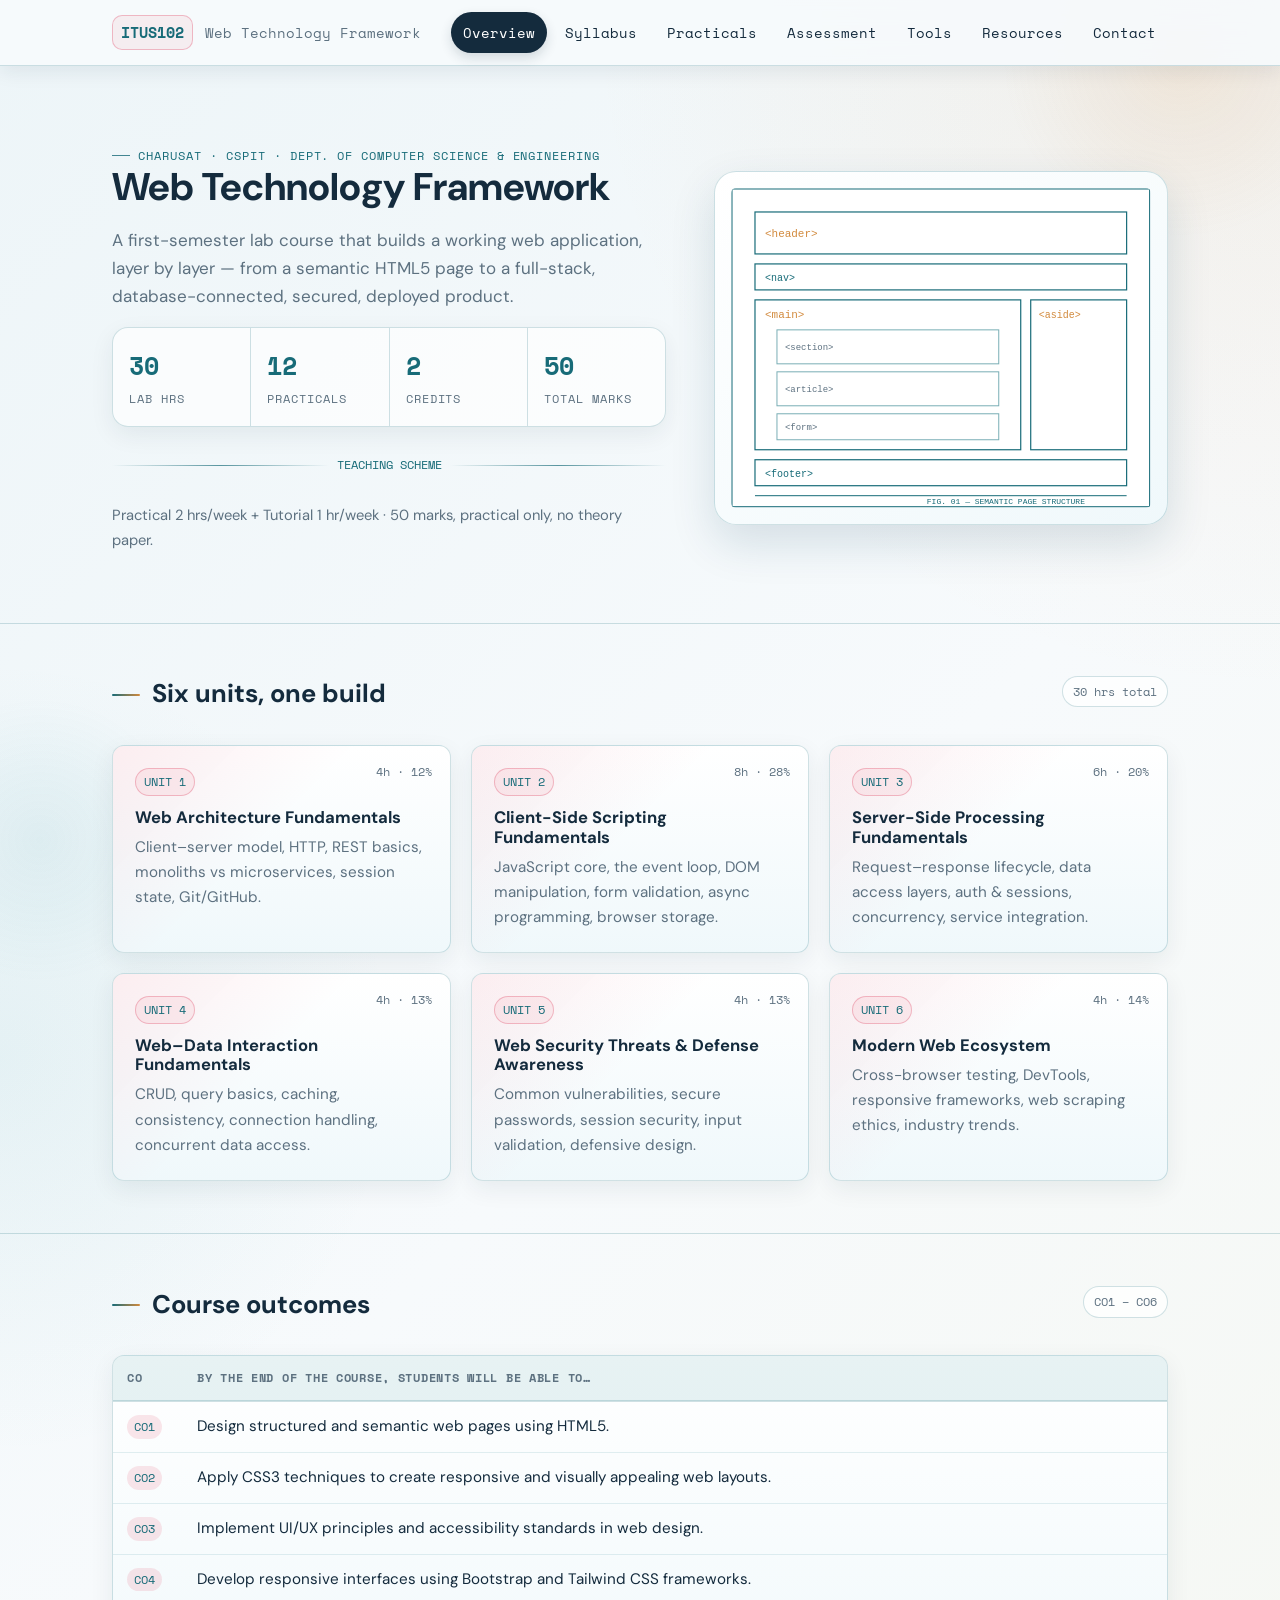
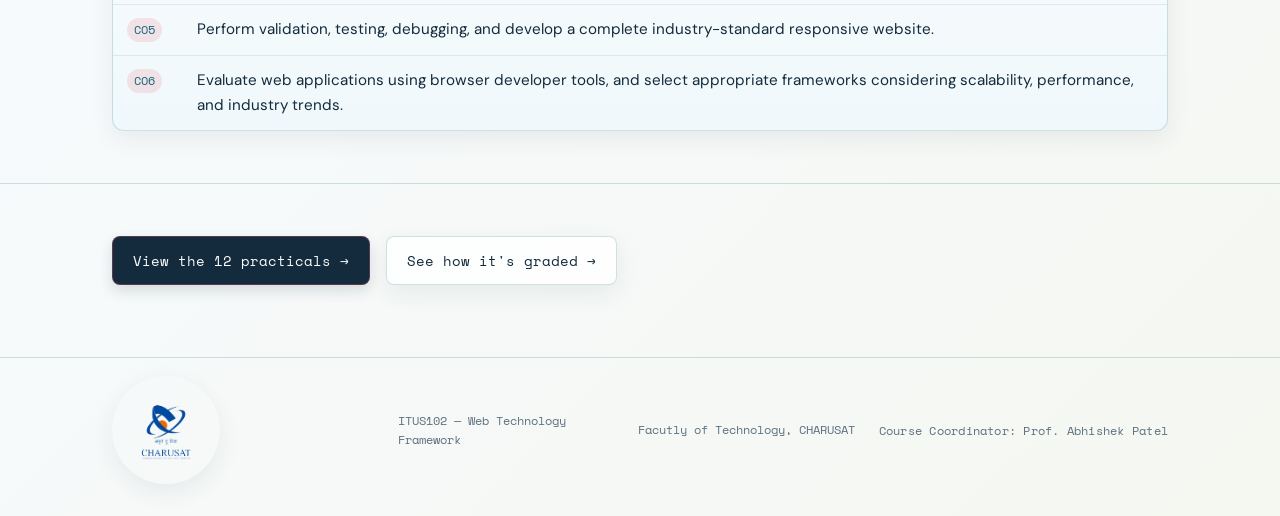
<file: index.html>
<!DOCTYPE html>
<html lang="en">
<head>
<meta charset="UTF-8">
<meta name="viewport" content="width=device-width, initial-scale=1.0">
<title>ITUS102 · Web Technology Framework</title>
<link rel="icon" type="image/svg+xml" href="favicon.svg?v=2">
<link rel="shortcut icon" href="favicon.svg?v=2">
<link rel="apple-touch-icon" href="favicon.svg?v=2">
<link rel="stylesheet" href="styles.css">
</head>
<body>

<header class="titleblock">
  <div class="wrap">
    <a class="tb-id" href="index.html">
      <span class="code">ITUS102</span>
      <span class="name">Web Technology Framework</span>
    </a>
    <nav class="tb-links">
      <a href="index.html" class="active">Overview</a>
      <a href="syllabus.html">Syllabus</a>
      <a href="practicals.html">Practicals</a>
      <a href="assessment.html">Assessment</a>
      <a href="tools.html">Tools</a>
      <a href="resources.html">Resources</a>
      <a href="contact.html">Contact</a>
    </nav>
  </div>
</header>

<section class="hero">
  <div class="wrap hero-grid">
    <div>
      <div class="eyebrow">CHARUSAT · CSPIT · Dept. of Computer Science &amp; Engineering</div>
      <h1>Web Technology Framework</h1>
      <p class="lede">A first-semester lab course that builds a working web application, layer by layer — from a semantic HTML5 page to a full-stack, database-connected, secured, deployed product.</p>
      <div class="stat-row">
        <div class="stat"><div class="n">30</div><div class="l">Lab Hrs</div></div>
        <div class="stat"><div class="n">12</div><div class="l">Practicals</div></div>
        <div class="stat"><div class="n">2</div><div class="l">Credits</div></div>
        <div class="stat"><div class="n">50</div><div class="l">Total Marks</div></div>
      </div>
      <div class="dim-line">TEACHING SCHEME</div>
      <p style="color:var(--ink-dim); font-size:.92rem;">Practical 2 hrs/week + Tutorial 1 hr/week · 50 marks, practical only, no theory paper.</p>
    </div>

    <div>
      <!-- Blueprint schematic: signature element, echoed across the site -->
      <svg viewBox="0 0 420 320" width="100%" xmlns="http://www.w3.org/2000/svg" role="img" aria-label="Blueprint schematic of a semantic HTML5 page layout">
        <rect x="1" y="1" width="418" height="318" fill="#FFFFFF" stroke="#176B78" stroke-width="1"/>
        <!-- header -->
        <rect x="24" y="24" width="372" height="42" fill="none" stroke="#176B78" stroke-width="1.2"/>
        <text x="34" y="49" font-family="IBM Plex Mono, monospace" font-size="11" fill="#D28A3D">&lt;header&gt;</text>
        <!-- nav -->
        <rect x="24" y="76" width="372" height="26" fill="none" stroke="#176B78" stroke-width="1.2"/>
        <text x="34" y="93" font-family="IBM Plex Mono, monospace" font-size="10" fill="#176B78">&lt;nav&gt;</text>
        <!-- main + aside -->
        <rect x="24" y="112" width="266" height="150" fill="none" stroke="#176B78" stroke-width="1.2"/>
        <text x="34" y="130" font-family="IBM Plex Mono, monospace" font-size="11" fill="#D28A3D">&lt;main&gt;</text>
        <rect x="46" y="142" width="222" height="34" fill="none" stroke="#79AEB5" stroke-width="1"/>
        <text x="54" y="162" font-family="IBM Plex Mono, monospace" font-size="9" fill="#5D7180">&lt;section&gt;</text>
        <rect x="46" y="184" width="222" height="34" fill="none" stroke="#79AEB5" stroke-width="1"/>
        <text x="54" y="204" font-family="IBM Plex Mono, monospace" font-size="9" fill="#5D7180">&lt;article&gt;</text>
        <rect x="46" y="226" width="222" height="26" fill="none" stroke="#79AEB5" stroke-width="1"/>
        <text x="54" y="242" font-family="IBM Plex Mono, monospace" font-size="9" fill="#5D7180">&lt;form&gt;</text>

        <rect x="300" y="112" width="96" height="150" fill="none" stroke="#176B78" stroke-width="1.2"/>
        <text x="308" y="130" font-family="IBM Plex Mono, monospace" font-size="10" fill="#D28A3D">&lt;aside&gt;</text>

        <!-- footer -->
        <rect x="24" y="272" width="372" height="26" fill="none" stroke="#176B78" stroke-width="1.2"/>
        <text x="34" y="289" font-family="IBM Plex Mono, monospace" font-size="10" fill="#176B78">&lt;footer&gt;</text>

        <!-- dimension line -->
        <line x1="24" y1="308" x2="396" y2="308" stroke="#176B78" stroke-width="1"/>
        <text x="196" y="316" font-family="IBM Plex Mono, monospace" font-size="8" fill="#176B78">FIG. 01 — SEMANTIC PAGE STRUCTURE</text>
      </svg>
    </div>
  </div>
</section>

<section id="units">
  <div class="wrap">
    <div class="section-head">
      <h2>Six units, one build</h2>
      <span class="pill">30 hrs total</span>
    </div>
    <div class="grid cols-3">
      <div class="card"><span class="hrs">4h · 12%</span><span class="tag">UNIT 1</span><h3>Web Architecture Fundamentals</h3><p>Client–server model, HTTP, REST basics, monoliths vs microservices, session state, Git/GitHub.</p></div>
      <div class="card"><span class="hrs">8h · 28%</span><span class="tag">UNIT 2</span><h3>Client-Side Scripting Fundamentals</h3><p>JavaScript core, the event loop, DOM manipulation, form validation, async programming, browser storage.</p></div>
      <div class="card"><span class="hrs">6h · 20%</span><span class="tag">UNIT 3</span><h3>Server-Side Processing Fundamentals</h3><p>Request–response lifecycle, data access layers, auth &amp; sessions, concurrency, service integration.</p></div>
      <div class="card"><span class="hrs">4h · 13%</span><span class="tag">UNIT 4</span><h3>Web–Data Interaction Fundamentals</h3><p>CRUD, query basics, caching, consistency, connection handling, concurrent data access.</p></div>
      <div class="card"><span class="hrs">4h · 13%</span><span class="tag">UNIT 5</span><h3>Web Security Threats &amp; Defense Awareness</h3><p>Common vulnerabilities, secure passwords, session security, input validation, defensive design.</p></div>
      <div class="card"><span class="hrs">4h · 14%</span><span class="tag">UNIT 6</span><h3>Modern Web Ecosystem</h3><p>Cross-browser testing, DevTools, responsive frameworks, web scraping ethics, industry trends.</p></div>
    </div>
  </div>
</section>

<section id="outcomes">
  <div class="wrap">
    <div class="section-head"><h2>Course outcomes</h2><span class="pill">CO1 – CO6</span></div>
    <div class="paper">
      <table>
        <thead><tr><th style="width:70px;">CO</th><th>By the end of the course, students will be able to&hellip;</th></tr></thead>
        <tbody>
          <tr><td><span class="co-tag">CO1</span></td><td>Design structured and semantic web pages using HTML5.</td></tr>
          <tr><td><span class="co-tag">CO2</span></td><td>Apply CSS3 techniques to create responsive and visually appealing web layouts.</td></tr>
          <tr><td><span class="co-tag">CO3</span></td><td>Implement UI/UX principles and accessibility standards in web design.</td></tr>
          <tr><td><span class="co-tag">CO4</span></td><td>Develop responsive interfaces using Bootstrap and Tailwind CSS frameworks.</td></tr>
          <tr><td><span class="co-tag">CO5</span></td><td>Perform validation, testing, debugging, and develop a complete industry-standard responsive website.</td></tr>
          <tr><td><span class="co-tag">CO6</span></td><td>Evaluate web applications using browser developer tools, and select appropriate frameworks considering scalability, performance, and industry trends.</td></tr>
        </tbody>
      </table>
    </div>
  </div>
</section>

<section>
  <div class="wrap" style="display:flex; gap:16px; flex-wrap:wrap;">
    <a class="btn" href="practicals.html">View the 12 practicals →</a>
    <a class="btn ghost" href="assessment.html">See how it's graded →</a>
  </div>
</section>

<footer>
  <div class="wrap">
    <img class="footer-logo" src="university-logo.png" alt="CHARUSAT logo" onerror="if(!this.dataset.f1){this.dataset.f1=1;this.src='charusat-logo.png';}else if(!this.dataset.f2){this.dataset.f2=1;this.src='logo.png';}else{this.src='favicon.svg';this.onerror=null;}">
    <span>ITUS102 — Web Technology Framework</span>
    <span>Facutly of Technology, CHARUSAT</span>
    <span class="footer-coordinator">Course Coordinator: Prof. Abhishek Patel</span>
  </div>
</footer>

</body>
</html>
</file>
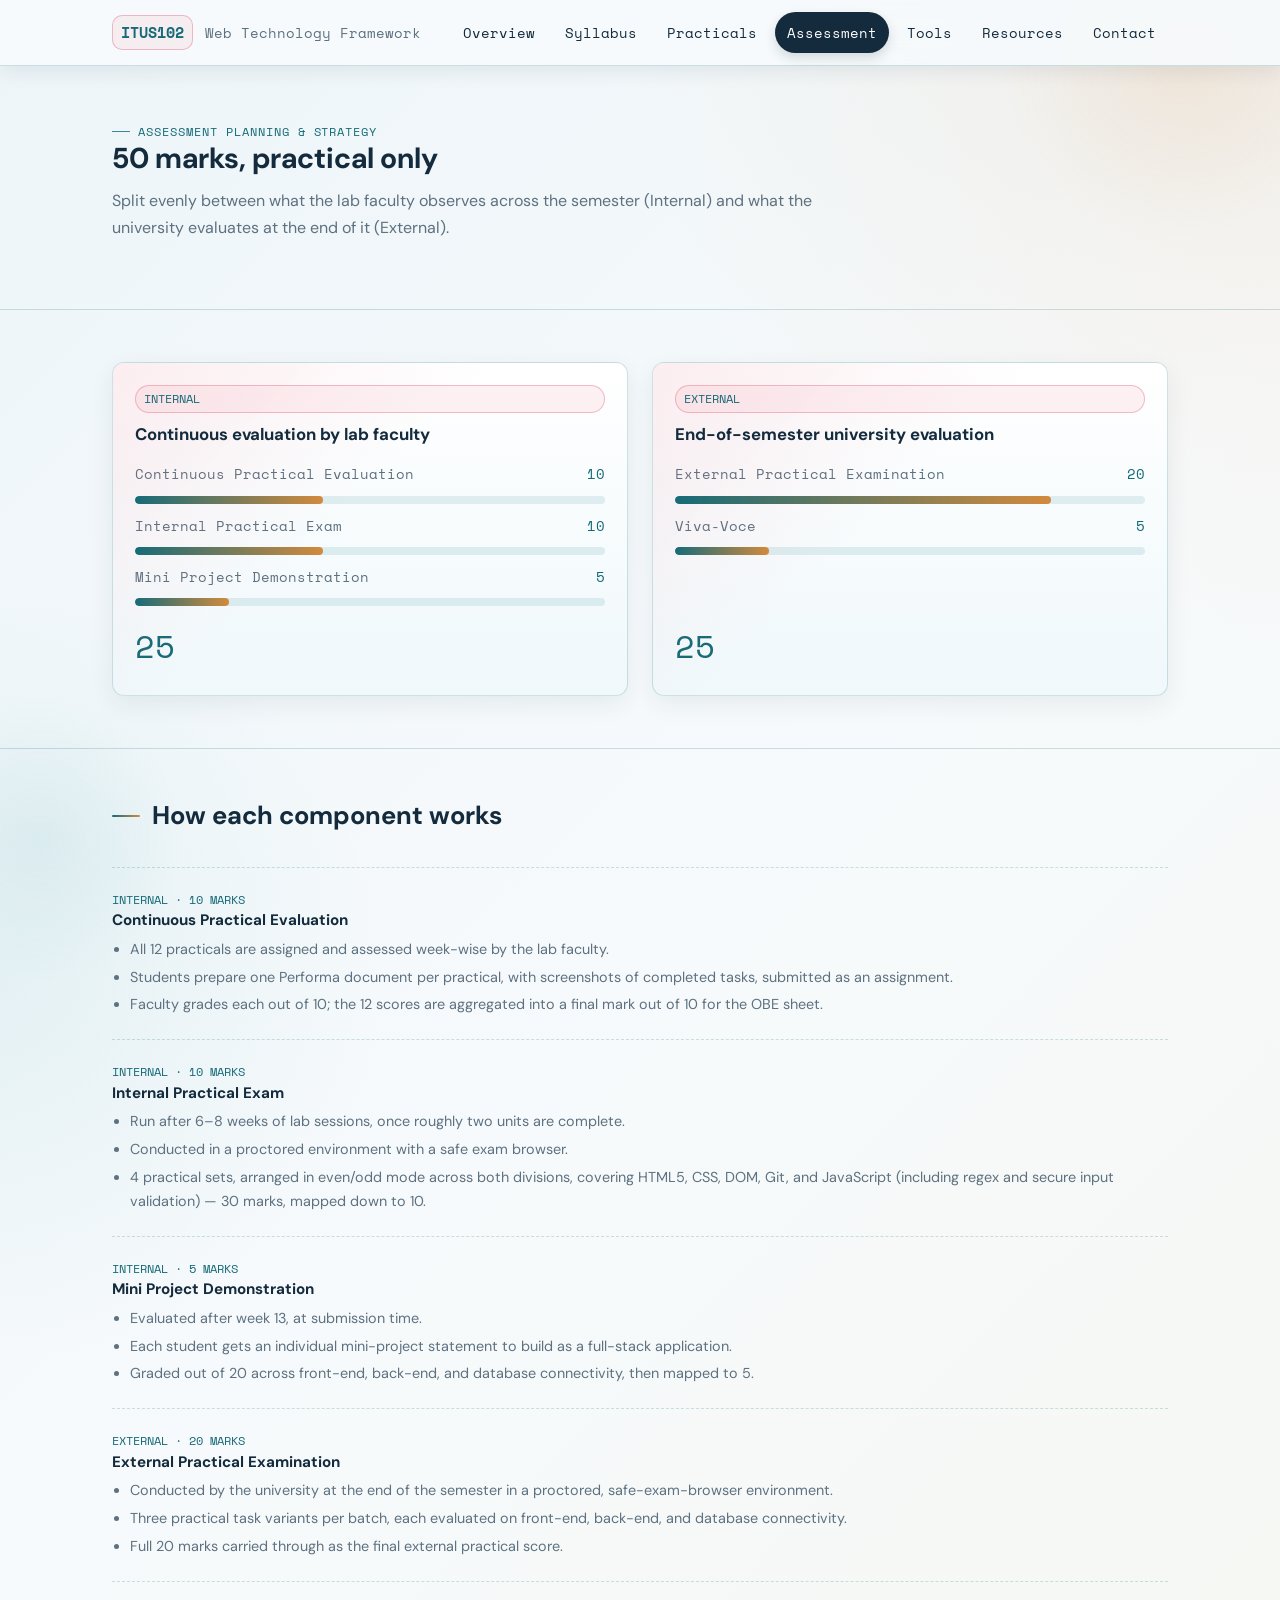
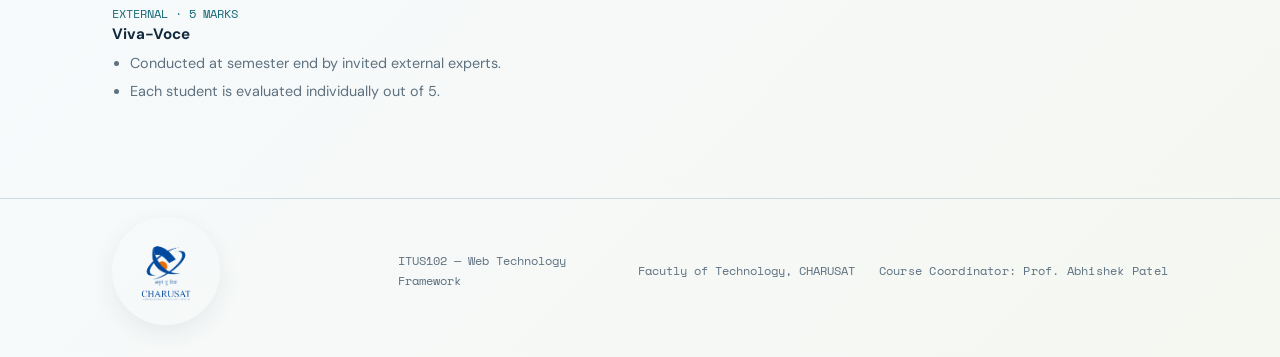
<file: assessment.html>
<!DOCTYPE html>
<html lang="en">
<head>
<meta charset="UTF-8">
<meta name="viewport" content="width=device-width, initial-scale=1.0">
<title>Assessment · ITUS102</title>
<link rel="icon" type="image/svg+xml" href="favicon.svg?v=2">
<link rel="shortcut icon" href="favicon.svg?v=2">
<link rel="apple-touch-icon" href="favicon.svg?v=2">
<link rel="stylesheet" href="styles.css">
<style>
  .split{ display:grid; grid-template-columns:1fr 1fr; gap:24px; }
  .split .card{ display:flex; flex-direction:column; }
  .split h3{ font-size:1.05rem; }
  .split .total{ font-family:var(--mono); color:var(--accent); font-size:2rem; margin-top:auto; padding-top:14px; }
  .detail{ padding:18px 0; border-top:1px dashed var(--line-dim); }
  .detail:first-child{ border-top:none; }
  .detail h4{ font-size:.95rem; margin-bottom:6px; }
  .detail .m{ font-family:var(--mono); color:var(--accent); font-size:.78rem; }
  .detail ul{ margin:8px 0 0; padding-left:18px; color:var(--ink-dim); font-size:.9rem; }
  .detail li{ margin-bottom:4px; }
  @media (max-width:860px){ .split{ grid-template-columns:1fr; } }
</style>
</head>
<body>

<header class="titleblock">
  <div class="wrap">
    <a class="tb-id" href="index.html">
      <span class="code">ITUS102</span>
      <span class="name">Web Technology Framework</span>
    </a>
    <nav class="tb-links">
      <a href="index.html">Overview</a>
      <a href="syllabus.html">Syllabus</a>
      <a href="practicals.html">Practicals</a>
      <a href="assessment.html" class="active">Assessment</a>
      <a href="tools.html">Tools</a>
      <a href="resources.html">Resources</a>
      <a href="contact.html">Contact</a>
    </nav>
  </div>
</header>

<section style="padding-top:48px;">
  <div class="wrap">
    <div class="eyebrow">Assessment Planning &amp; Strategy</div>
    <h1 style="font-size:1.8rem;">50 marks, practical only</h1>
    <p class="lede" style="color:var(--ink-dim); max-width:64ch;">Split evenly between what the lab faculty observes across the semester (Internal) and what the university evaluates at the end of it (External).</p>
  </div>
</section>

<section>
  <div class="wrap split">
    <div class="card">
      <span class="tag">INTERNAL</span>
      <h3>Continuous evaluation by lab faculty</h3>
      <div class="bar-row"><span class="bar-label">Continuous Practical Evaluation</span><span class="bar-mark">10</span></div>
      <div class="bar-track"><div class="bar-fill" style="width:40%"></div></div>
      <div class="bar-row"><span class="bar-label">Internal Practical Exam</span><span class="bar-mark">10</span></div>
      <div class="bar-track"><div class="bar-fill" style="width:40%"></div></div>
      <div class="bar-row"><span class="bar-label">Mini Project Demonstration</span><span class="bar-mark">5</span></div>
      <div class="bar-track"><div class="bar-fill" style="width:20%"></div></div>
      <div class="total">25</div>
    </div>
    <div class="card">
      <span class="tag">EXTERNAL</span>
      <h3>End-of-semester university evaluation</h3>
      <div class="bar-row"><span class="bar-label">External Practical Examination</span><span class="bar-mark">20</span></div>
      <div class="bar-track"><div class="bar-fill" style="width:80%"></div></div>
      <div class="bar-row"><span class="bar-label">Viva-Voce</span><span class="bar-mark">5</span></div>
      <div class="bar-track"><div class="bar-fill" style="width:20%"></div></div>
      <div class="total">25</div>
    </div>
  </div>
</section>

<section>
  <div class="wrap">
    <div class="section-head"><h2>How each component works</h2></div>

    <div class="detail">
      <span class="m">INTERNAL · 10 MARKS</span>
      <h4>Continuous Practical Evaluation</h4>
      <ul>
        <li>All 12 practicals are assigned and assessed week-wise by the lab faculty.</li>
        <li>Students prepare one Performa document per practical, with screenshots of completed tasks, submitted as an assignment.</li>
        <li>Faculty grades each out of 10; the 12 scores are aggregated into a final mark out of 10 for the OBE sheet.</li>
      </ul>
    </div>

    <div class="detail">
      <span class="m">INTERNAL · 10 MARKS</span>
      <h4>Internal Practical Exam</h4>
      <ul>
        <li>Run after 6–8 weeks of lab sessions, once roughly two units are complete.</li>
        <li>Conducted in a proctored environment with a safe exam browser.</li>
        <li>4 practical sets, arranged in even/odd mode across both divisions, covering HTML5, CSS, DOM, Git, and JavaScript (including regex and secure input validation) — 30 marks, mapped down to 10.</li>
      </ul>
    </div>

    <div class="detail">
      <span class="m">INTERNAL · 5 MARKS</span>
      <h4>Mini Project Demonstration</h4>
      <ul>
        <li>Evaluated after week 13, at submission time.</li>
        <li>Each student gets an individual mini-project statement to build as a full-stack application.</li>
        <li>Graded out of 20 across front-end, back-end, and database connectivity, then mapped to 5.</li>
      </ul>
    </div>

    <div class="detail">
      <span class="m">EXTERNAL · 20 MARKS</span>
      <h4>External Practical Examination</h4>
      <ul>
        <li>Conducted by the university at the end of the semester in a proctored, safe-exam-browser environment.</li>
        <li>Three practical task variants per batch, each evaluated on front-end, back-end, and database connectivity.</li>
        <li>Full 20 marks carried through as the final external practical score.</li>
      </ul>
    </div>

    <div class="detail">
      <span class="m">EXTERNAL · 5 MARKS</span>
      <h4>Viva-Voce</h4>
      <ul>
        <li>Conducted at semester end by invited external experts.</li>
        <li>Each student is evaluated individually out of 5.</li>
      </ul>
    </div>
  </div>
</section>

<footer>
  <div class="wrap">
    <img class="footer-logo" src="university-logo.png" alt="CHARUSAT logo" onerror="if(!this.dataset.f1){this.dataset.f1=1;this.src='charusat-logo.png';}else if(!this.dataset.f2){this.dataset.f2=1;this.src='logo.png';}else{this.src='favicon.svg';this.onerror=null;}">
    <span>ITUS102 — Web Technology Framework</span>
    <span>Facutly of Technology, CHARUSAT</span>
    <span class="footer-coordinator">Course Coordinator: Prof. Abhishek Patel</span>
  </div>
</footer>

</body>
</html>
</file>
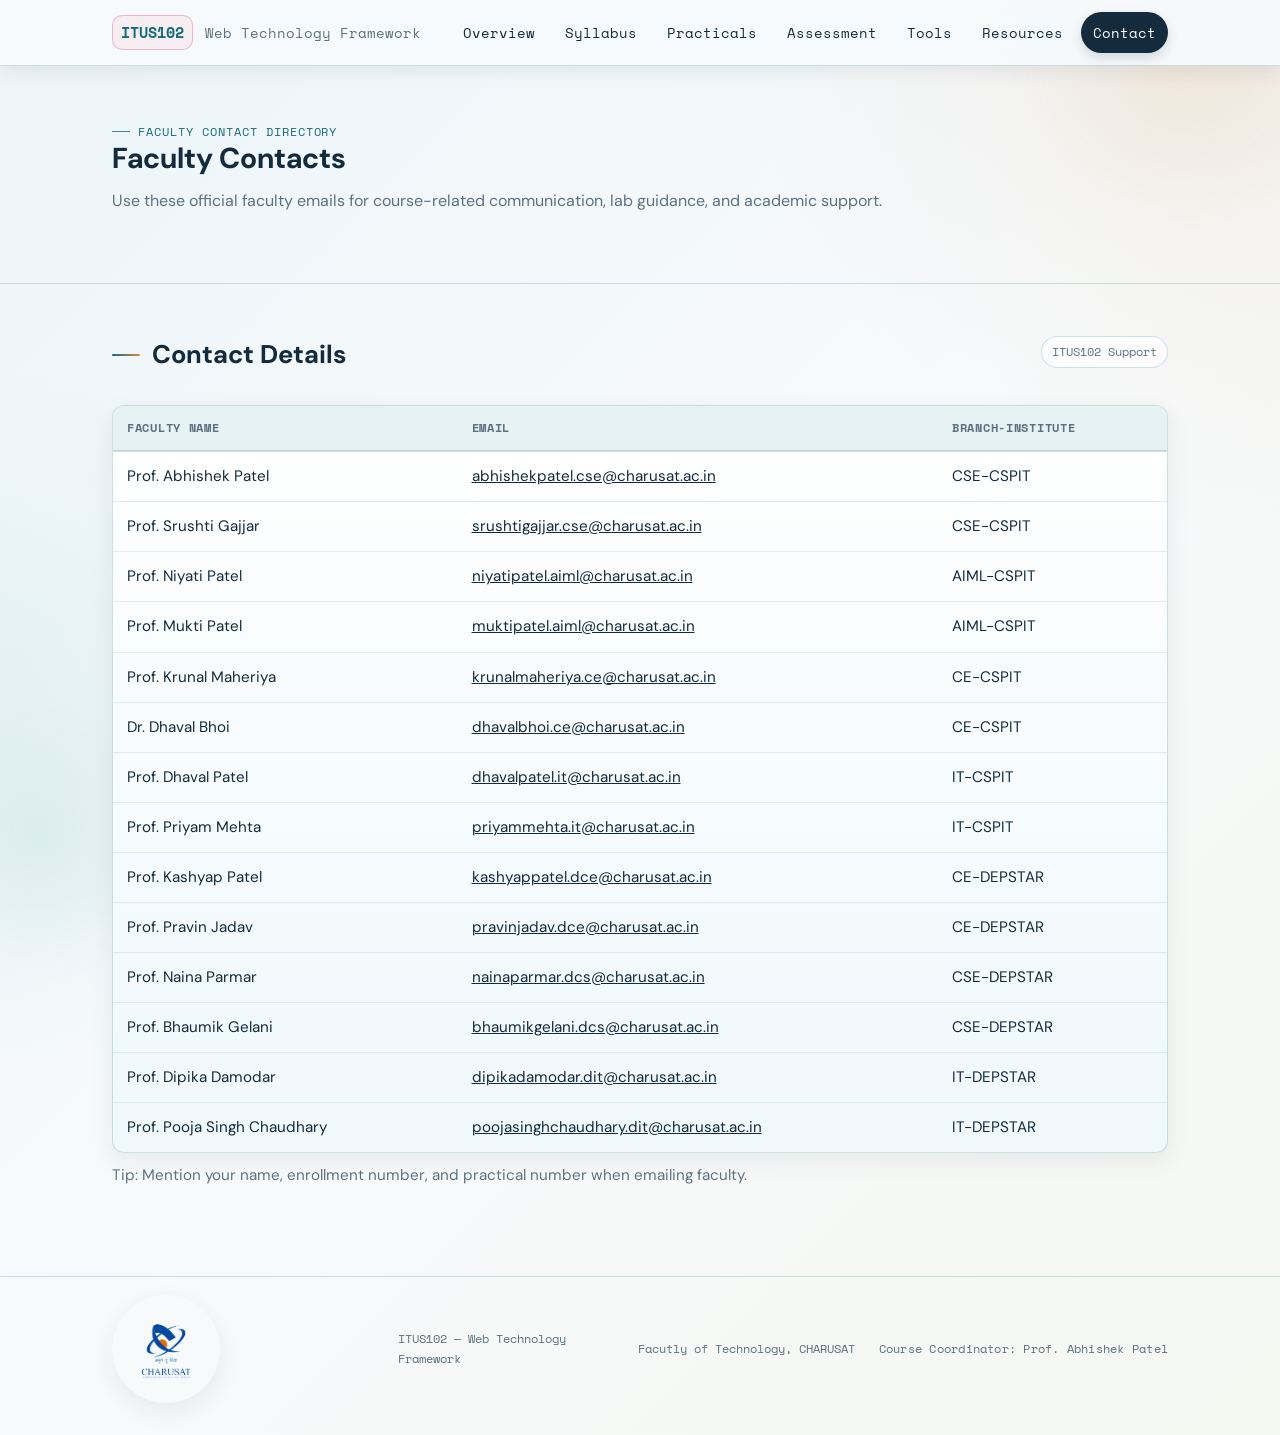
<file: contact.html>
<!DOCTYPE html>
<html lang="en">
<head>
<meta charset="UTF-8">
<meta name="viewport" content="width=device-width, initial-scale=1.0">
<title>Contact · ITUS102</title>
<link rel="icon" type="image/svg+xml" href="favicon.svg?v=2">
<link rel="shortcut icon" href="favicon.svg?v=2">
<link rel="apple-touch-icon" href="favicon.svg?v=2">
<link rel="stylesheet" href="styles.css">
<style>
  .table-wrap{ overflow-x:auto; }
  .table-wrap table{ min-width:820px; }
  .contact-note{ color:var(--ink-dim); font-size:.95rem; margin-top:10px; }
</style>
</head>
<body>

<header class="titleblock">
  <div class="wrap">
    <a class="tb-id" href="index.html">
      <span class="code">ITUS102</span>
      <span class="name">Web Technology Framework</span>
    </a>
    <nav class="tb-links">
      <a href="index.html">Overview</a>
      <a href="syllabus.html">Syllabus</a>
      <a href="practicals.html">Practicals</a>
      <a href="assessment.html">Assessment</a>
      <a href="tools.html">Tools</a>
      <a href="resources.html">Resources</a>
      <a href="contact.html" class="active">Contact</a>
    </nav>
  </div>
</header>

<section style="padding-top:48px;">
  <div class="wrap">
    <div class="eyebrow">Faculty Contact Directory</div>
    <h1 style="font-size:1.8rem;">Faculty Contacts</h1>
    <p class="lede" style="color:var(--ink-dim); max-width:72ch;">Use these official faculty emails for course-related communication, lab guidance, and academic support.</p>
  </div>
</section>

<section>
  <div class="wrap">
    <div class="section-head"><h2>Contact Details</h2><span class="pill">ITUS102 Support</span></div>
    <div class="paper table-wrap">
      <table>
        <thead>
          <tr>
            <th>Faculty Name</th>
            <th>Email</th>
            <th>Branch-Institute</th>
          </tr>
        </thead>
        <tbody>
          <tr><td>Prof. Abhishek Patel</td><td><a href="mailto:abhishekpatel.cse@charusat.ac.in">abhishekpatel.cse@charusat.ac.in</a></td><td>CSE-CSPIT</td></tr>
          <tr><td>Prof. Srushti Gajjar</td><td><a href="mailto:srushtigajjar.cse@charusat.ac.in">srushtigajjar.cse@charusat.ac.in</a></td><td>CSE-CSPIT</td></tr>
          <tr><td>Prof. Niyati Patel</td><td><a href="mailto:niyatipatel.aiml@charusat.ac.in">niyatipatel.aiml@charusat.ac.in</a></td><td>AIML-CSPIT</td></tr>
          <tr><td>Prof. Mukti Patel</td><td><a href="mailto:muktipatel.aiml@charusat.ac.in">muktipatel.aiml@charusat.ac.in</a></td><td>AIML-CSPIT</td></tr>
          <tr><td>Prof. Krunal Maheriya</td><td><a href="mailto:krunalmaheriya.ce@charusat.ac.in">krunalmaheriya.ce@charusat.ac.in</a></td><td>CE-CSPIT</td></tr>
          <tr><td>Dr. Dhaval Bhoi</td><td><a href="mailto:dhavalbhoi.ce@charusat.ac.in">dhavalbhoi.ce@charusat.ac.in</a></td><td>CE-CSPIT</td></tr>
          <tr><td>Prof. Dhaval Patel</td><td><a href="mailto:dhavalpatel.it@charusat.ac.in">dhavalpatel.it@charusat.ac.in</a></td><td>IT-CSPIT</td></tr>
          <tr><td>Prof. Priyam Mehta</td><td><a href="mailto:priyammehta.it@charusat.ac.in">priyammehta.it@charusat.ac.in</a></td><td>IT-CSPIT</td></tr>
          <tr><td>Prof. Kashyap Patel</td><td><a href="mailto:kashyappatel.dce@charusat.ac.in">kashyappatel.dce@charusat.ac.in</a></td><td>CE-DEPSTAR</td></tr>
          <tr><td>Prof. Pravin Jadav</td><td><a href="mailto:pravinjadav.dce@charusat.ac.in">pravinjadav.dce@charusat.ac.in</a></td><td>CE-DEPSTAR</td></tr>
          <tr><td>Prof. Naina Parmar</td><td><a href="mailto:nainaparmar.dcs@charusat.ac.in">nainaparmar.dcs@charusat.ac.in</a></td><td>CSE-DEPSTAR</td></tr>
          <tr><td>Prof. Bhaumik Gelani</td><td><a href="mailto:bhaumikgelani.dcs@charusat.ac.in">bhaumikgelani.dcs@charusat.ac.in</a></td><td>CSE-DEPSTAR</td></tr>
          <tr><td>Prof. Dipika Damodar</td><td><a href="mailto:dipikadamodar.dit@charusat.ac.in">dipikadamodar.dit@charusat.ac.in</a></td><td>IT-DEPSTAR</td></tr>
          <tr><td>Prof. Pooja Singh Chaudhary</td><td><a href="mailto:poojasinghchaudhary.dit@charusat.ac.in">poojasinghchaudhary.dit@charusat.ac.in</a></td><td>IT-DEPSTAR</td></tr>
        </tbody>
      </table>
    </div>
    <p class="contact-note">Tip: Mention your name, enrollment number, and practical number when emailing faculty.</p>
  </div>
</section>

<footer>
  <div class="wrap">
    <img class="footer-logo" src="university-logo.png" alt="CHARUSAT logo" onerror="if(!this.dataset.f1){this.dataset.f1=1;this.src='charusat-logo.png';}else if(!this.dataset.f2){this.dataset.f2=1;this.src='logo.png';}else{this.src='favicon.svg';this.onerror=null;}">
    <span>ITUS102 — Web Technology Framework</span>
    <span>Facutly of Technology, CHARUSAT</span>
    <span class="footer-coordinator">Course Coordinator: Prof. Abhishek Patel</span>
  </div>
</footer>

</body>
</html>
</file>
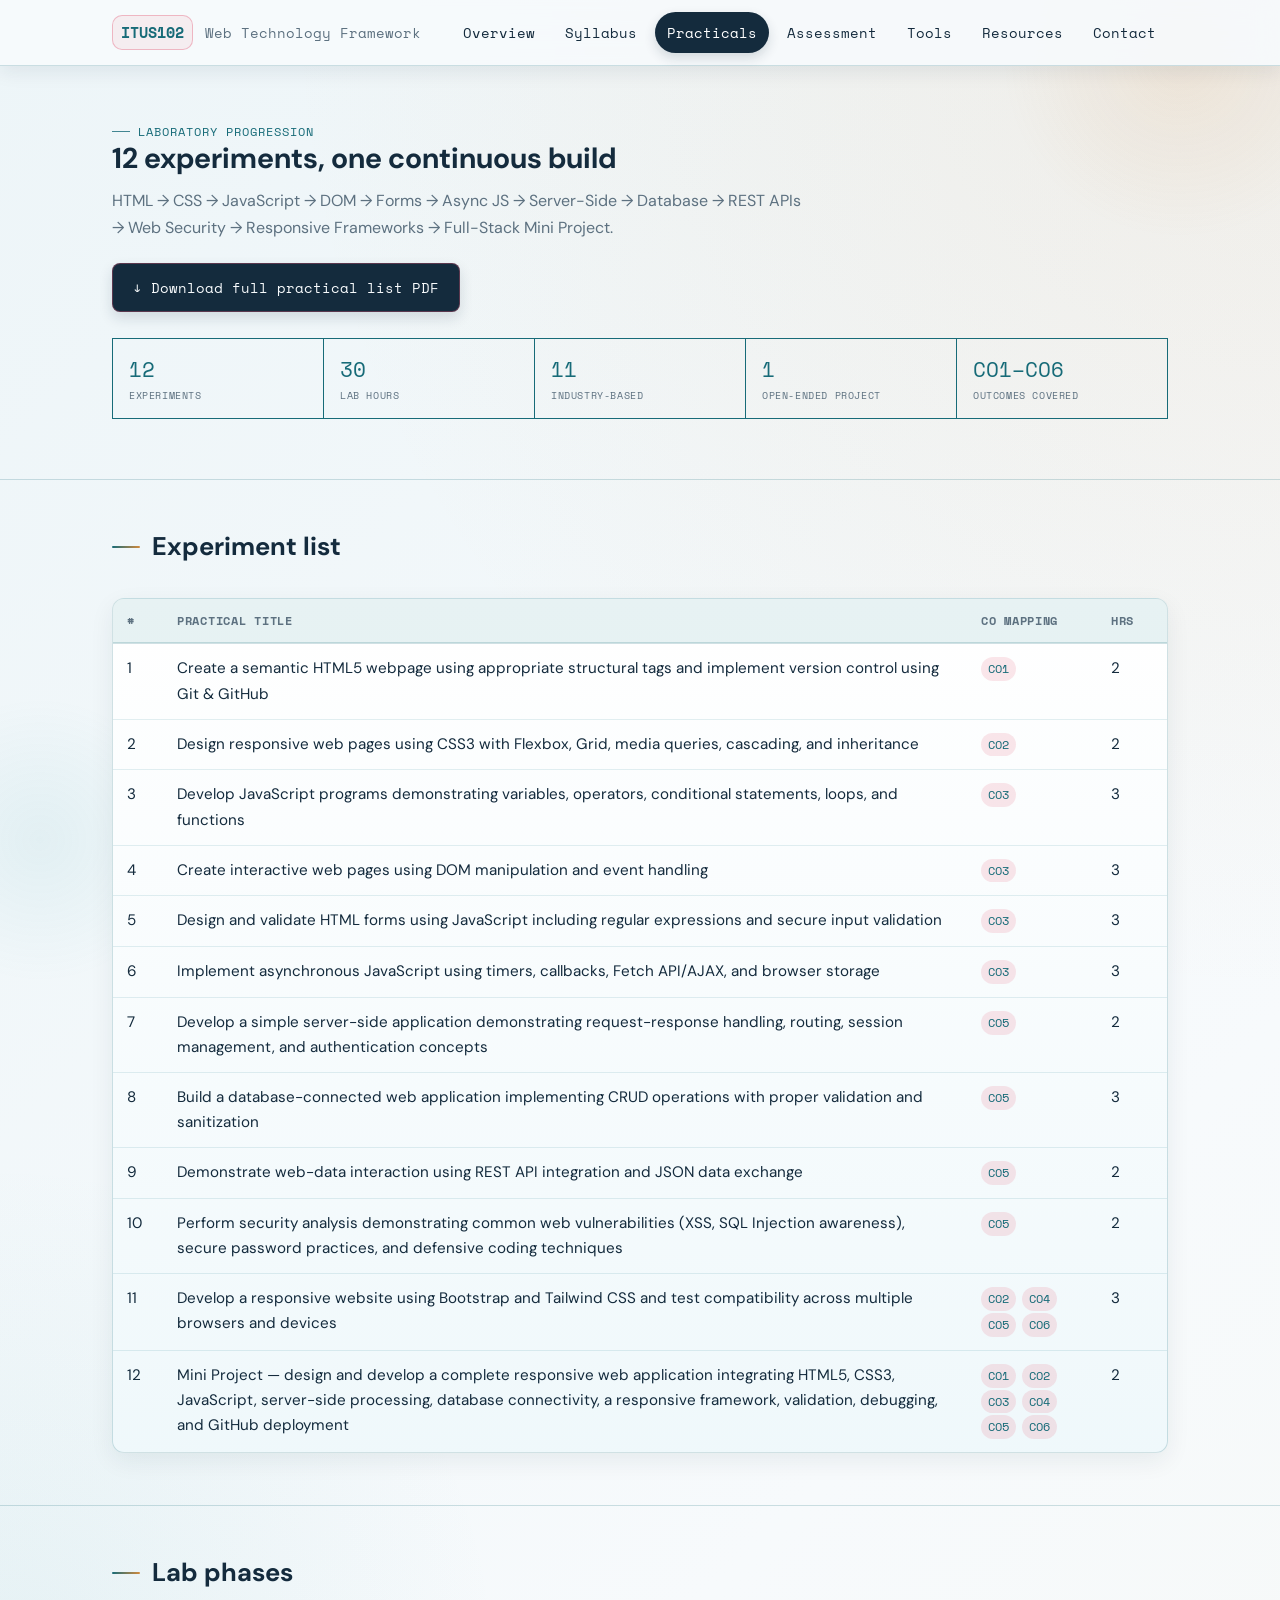
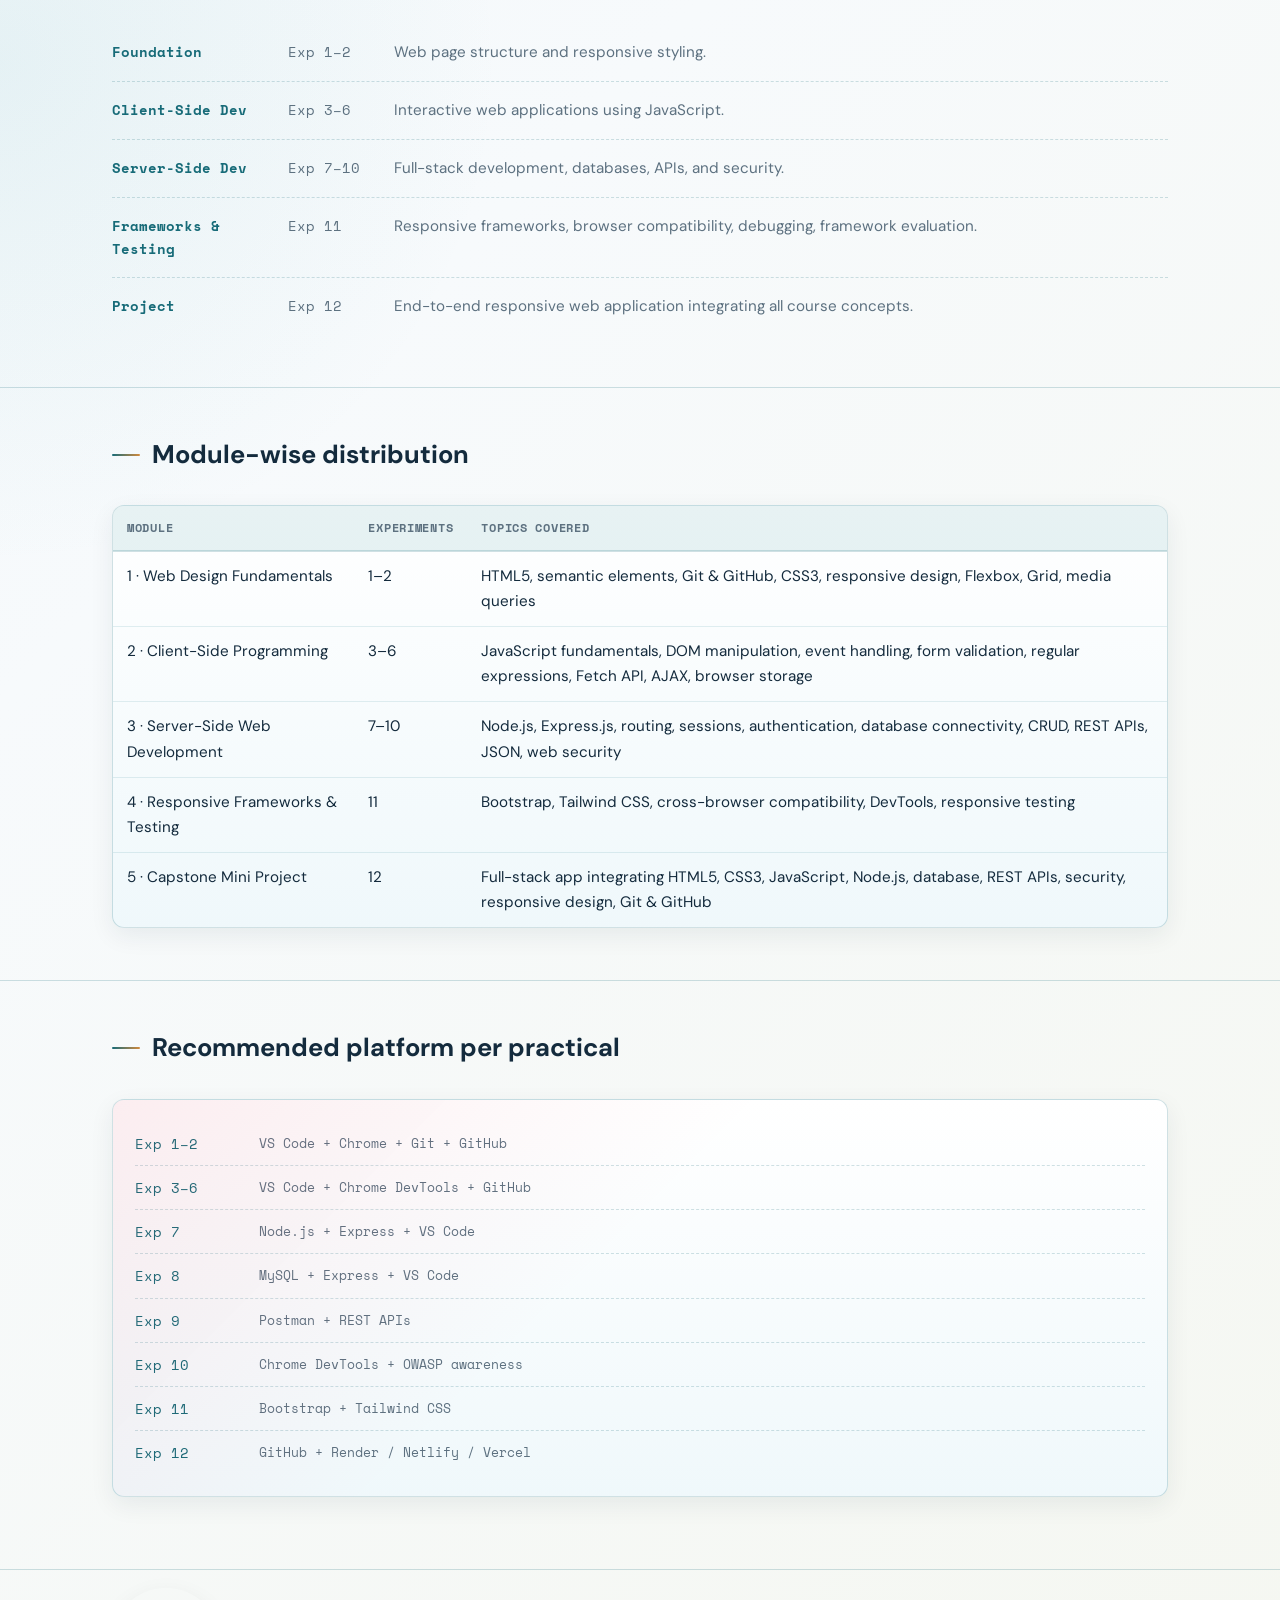
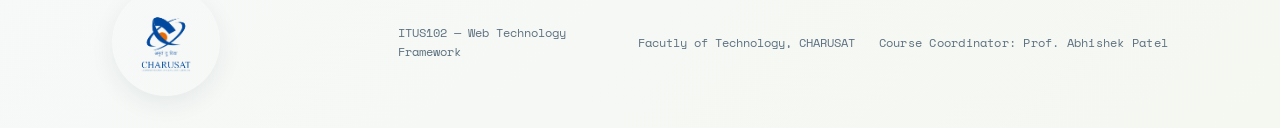
<file: practicals.html>
<!DOCTYPE html>
<html lang="en">
<head>
<meta charset="UTF-8">
<meta name="viewport" content="width=device-width, initial-scale=1.0">
<title>Practicals · ITUS102</title>
<link rel="icon" type="image/svg+xml" href="favicon.svg?v=2">
<link rel="shortcut icon" href="favicon.svg?v=2">
<link rel="apple-touch-icon" href="favicon.svg?v=2">
<link rel="stylesheet" href="styles.css">
<style>
  .stats-strip{ display:flex; gap:0; border:1px solid var(--line); margin-bottom:8px; flex-wrap:wrap; }
  .stats-strip .s{ flex:1; min-width:130px; padding:14px 16px; border-right:1px solid var(--line); }
  .stats-strip .s:last-child{ border-right:none; }
  .stats-strip .n{ font-family:var(--mono); font-size:1.3rem; color:var(--accent); }
  .stats-strip .l{ font-family:var(--mono); font-size:.62rem; color:var(--ink-dim); text-transform:uppercase; letter-spacing:.06em; }
  .platform-row{ display:grid; grid-template-columns:110px 1fr; gap:14px; padding:10px 0; border-top:1px dashed var(--line-dim); font-size:.88rem; }
  .platform-row:first-child{ border-top:none; }
  .platform-row .p{ font-family:var(--mono); color:var(--accent); }
  .platform-row .t{ color:var(--ink-dim); font-family:var(--mono); font-size:.84rem; }
</style>
</head>
<body>

<header class="titleblock">
  <div class="wrap">
    <a class="tb-id" href="index.html">
      <span class="code">ITUS102</span>
      <span class="name">Web Technology Framework</span>
    </a>
    <nav class="tb-links">
      <a href="index.html">Overview</a>
      <a href="syllabus.html">Syllabus</a>
      <a href="practicals.html" class="active">Practicals</a>
      <a href="assessment.html">Assessment</a>
      <a href="tools.html">Tools</a>
      <a href="resources.html">Resources</a>
      <a href="contact.html">Contact</a>
    </nav>
  </div>
</header>

<section style="padding-top:48px;">
  <div class="wrap">
    <div class="eyebrow">Laboratory Progression</div>
    <h1 style="font-size:1.8rem;">12 experiments, one continuous build</h1>
    <p class="lede" style="color:var(--ink-dim); max-width:64ch; margin-bottom:22px;">HTML → CSS → JavaScript → DOM → Forms → Async JS → Server-Side → Database → REST APIs → Web Security → Responsive Frameworks → Full-Stack Mini Project.</p>
    <a class="btn" href="practical-list.pdf" download style="margin-bottom:26px; display:inline-block;">↓ Download full practical list PDF</a>
    <div class="stats-strip">
      <div class="s"><div class="n">12</div><div class="l">Experiments</div></div>
      <div class="s"><div class="n">30</div><div class="l">Lab Hours</div></div>
      <div class="s"><div class="n">11</div><div class="l">Industry-based</div></div>
      <div class="s"><div class="n">1</div><div class="l">Open-ended project</div></div>
      <div class="s"><div class="n">CO1–CO6</div><div class="l">Outcomes covered</div></div>
    </div>
  </div>
</section>

<section>
  <div class="wrap">
    <div class="section-head"><h2>Experiment list</h2></div>
    <div class="paper">
      <table>
        <thead><tr><th style="width:50px;">#</th><th>Practical Title</th><th style="width:130px;">CO Mapping</th><th style="width:70px;">Hrs</th></tr></thead>
        <tbody>
          <tr><td>1</td><td>Create a semantic HTML5 webpage using appropriate structural tags and implement version control using Git &amp; GitHub</td><td><span class="co-tag">CO1</span></td><td>2</td></tr>
          <tr><td>2</td><td>Design responsive web pages using CSS3 with Flexbox, Grid, media queries, cascading, and inheritance</td><td><span class="co-tag">CO2</span></td><td>2</td></tr>
          <tr><td>3</td><td>Develop JavaScript programs demonstrating variables, operators, conditional statements, loops, and functions</td><td><span class="co-tag">CO3</span></td><td>3</td></tr>
          <tr><td>4</td><td>Create interactive web pages using DOM manipulation and event handling</td><td><span class="co-tag">CO3</span></td><td>3</td></tr>
          <tr><td>5</td><td>Design and validate HTML forms using JavaScript including regular expressions and secure input validation</td><td><span class="co-tag">CO3</span></td><td>3</td></tr>
          <tr><td>6</td><td>Implement asynchronous JavaScript using timers, callbacks, Fetch API/AJAX, and browser storage</td><td><span class="co-tag">CO3</span></td><td>3</td></tr>
          <tr><td>7</td><td>Develop a simple server-side application demonstrating request-response handling, routing, session management, and authentication concepts</td><td><span class="co-tag">CO5</span></td><td>2</td></tr>
          <tr><td>8</td><td>Build a database-connected web application implementing CRUD operations with proper validation and sanitization</td><td><span class="co-tag">CO5</span></td><td>3</td></tr>
          <tr><td>9</td><td>Demonstrate web-data interaction using REST API integration and JSON data exchange</td><td><span class="co-tag">CO5</span></td><td>2</td></tr>
          <tr><td>10</td><td>Perform security analysis demonstrating common web vulnerabilities (XSS, SQL Injection awareness), secure password practices, and defensive coding techniques</td><td><span class="co-tag">CO5</span></td><td>2</td></tr>
          <tr><td>11</td><td>Develop a responsive website using Bootstrap and Tailwind CSS and test compatibility across multiple browsers and devices</td><td><span class="co-tag">CO2</span> <span class="co-tag">CO4</span> <span class="co-tag">CO5</span> <span class="co-tag">CO6</span></td><td>3</td></tr>
          <tr><td>12</td><td>Mini Project — design and develop a complete responsive web application integrating HTML5, CSS3, JavaScript, server-side processing, database connectivity, a responsive framework, validation, debugging, and GitHub deployment</td><td><span class="co-tag">CO1</span> <span class="co-tag">CO2</span> <span class="co-tag">CO3</span> <span class="co-tag">CO4</span> <span class="co-tag">CO5</span> <span class="co-tag">CO6</span></td><td>2</td></tr>
        </tbody>
      </table>
    </div>
  </div>
</section>

<section>
  <div class="wrap">
    <div class="section-head"><h2>Lab phases</h2></div>
    <div class="phases">
      <div class="phase"><span class="name">Foundation</span><span class="exp">Exp 1–2</span><span class="focus">Web page structure and responsive styling.</span></div>
      <div class="phase"><span class="name">Client-Side Dev</span><span class="exp">Exp 3–6</span><span class="focus">Interactive web applications using JavaScript.</span></div>
      <div class="phase"><span class="name">Server-Side Dev</span><span class="exp">Exp 7–10</span><span class="focus">Full-stack development, databases, APIs, and security.</span></div>
      <div class="phase"><span class="name">Frameworks &amp; Testing</span><span class="exp">Exp 11</span><span class="focus">Responsive frameworks, browser compatibility, debugging, framework evaluation.</span></div>
      <div class="phase"><span class="name">Project</span><span class="exp">Exp 12</span><span class="focus">End-to-end responsive web application integrating all course concepts.</span></div>
    </div>
  </div>
</section>

<section>
  <div class="wrap">
    <div class="section-head"><h2>Module-wise distribution</h2></div>
    <div class="paper">
      <table>
        <thead><tr><th>Module</th><th style="width:110px;">Experiments</th><th>Topics Covered</th></tr></thead>
        <tbody>
          <tr><td>1 · Web Design Fundamentals</td><td>1–2</td><td>HTML5, semantic elements, Git &amp; GitHub, CSS3, responsive design, Flexbox, Grid, media queries</td></tr>
          <tr><td>2 · Client-Side Programming</td><td>3–6</td><td>JavaScript fundamentals, DOM manipulation, event handling, form validation, regular expressions, Fetch API, AJAX, browser storage</td></tr>
          <tr><td>3 · Server-Side Web Development</td><td>7–10</td><td>Node.js, Express.js, routing, sessions, authentication, database connectivity, CRUD, REST APIs, JSON, web security</td></tr>
          <tr><td>4 · Responsive Frameworks &amp; Testing</td><td>11</td><td>Bootstrap, Tailwind CSS, cross-browser compatibility, DevTools, responsive testing</td></tr>
          <tr><td>5 · Capstone Mini Project</td><td>12</td><td>Full-stack app integrating HTML5, CSS3, JavaScript, Node.js, database, REST APIs, security, responsive design, Git &amp; GitHub</td></tr>
        </tbody>
      </table>
    </div>
  </div>
</section>

<section>
  <div class="wrap">
    <div class="section-head"><h2>Recommended platform per practical</h2></div>
    <div class="card">
      <div class="platform-row"><span class="p">Exp 1–2</span><span class="t">VS Code + Chrome + Git + GitHub</span></div>
      <div class="platform-row"><span class="p">Exp 3–6</span><span class="t">VS Code + Chrome DevTools + GitHub</span></div>
      <div class="platform-row"><span class="p">Exp 7</span><span class="t">Node.js + Express + VS Code</span></div>
      <div class="platform-row"><span class="p">Exp 8</span><span class="t">MySQL + Express + VS Code</span></div>
      <div class="platform-row"><span class="p">Exp 9</span><span class="t">Postman + REST APIs</span></div>
      <div class="platform-row"><span class="p">Exp 10</span><span class="t">Chrome DevTools + OWASP awareness</span></div>
      <div class="platform-row"><span class="p">Exp 11</span><span class="t">Bootstrap + Tailwind CSS</span></div>
      <div class="platform-row"><span class="p">Exp 12</span><span class="t">GitHub + Render / Netlify / Vercel</span></div>
    </div>
  </div>
</section>

<footer>
  <div class="wrap">
    <img class="footer-logo" src="university-logo.png" alt="CHARUSAT logo" onerror="if(!this.dataset.f1){this.dataset.f1=1;this.src='charusat-logo.png';}else if(!this.dataset.f2){this.dataset.f2=1;this.src='logo.png';}else{this.src='favicon.svg';this.onerror=null;}">
    <span>ITUS102 — Web Technology Framework</span>
    <span>Facutly of Technology, CHARUSAT</span>
    <span class="footer-coordinator">Course Coordinator: Prof. Abhishek Patel</span>
  </div>
</footer>

</body>
</html>
</file>
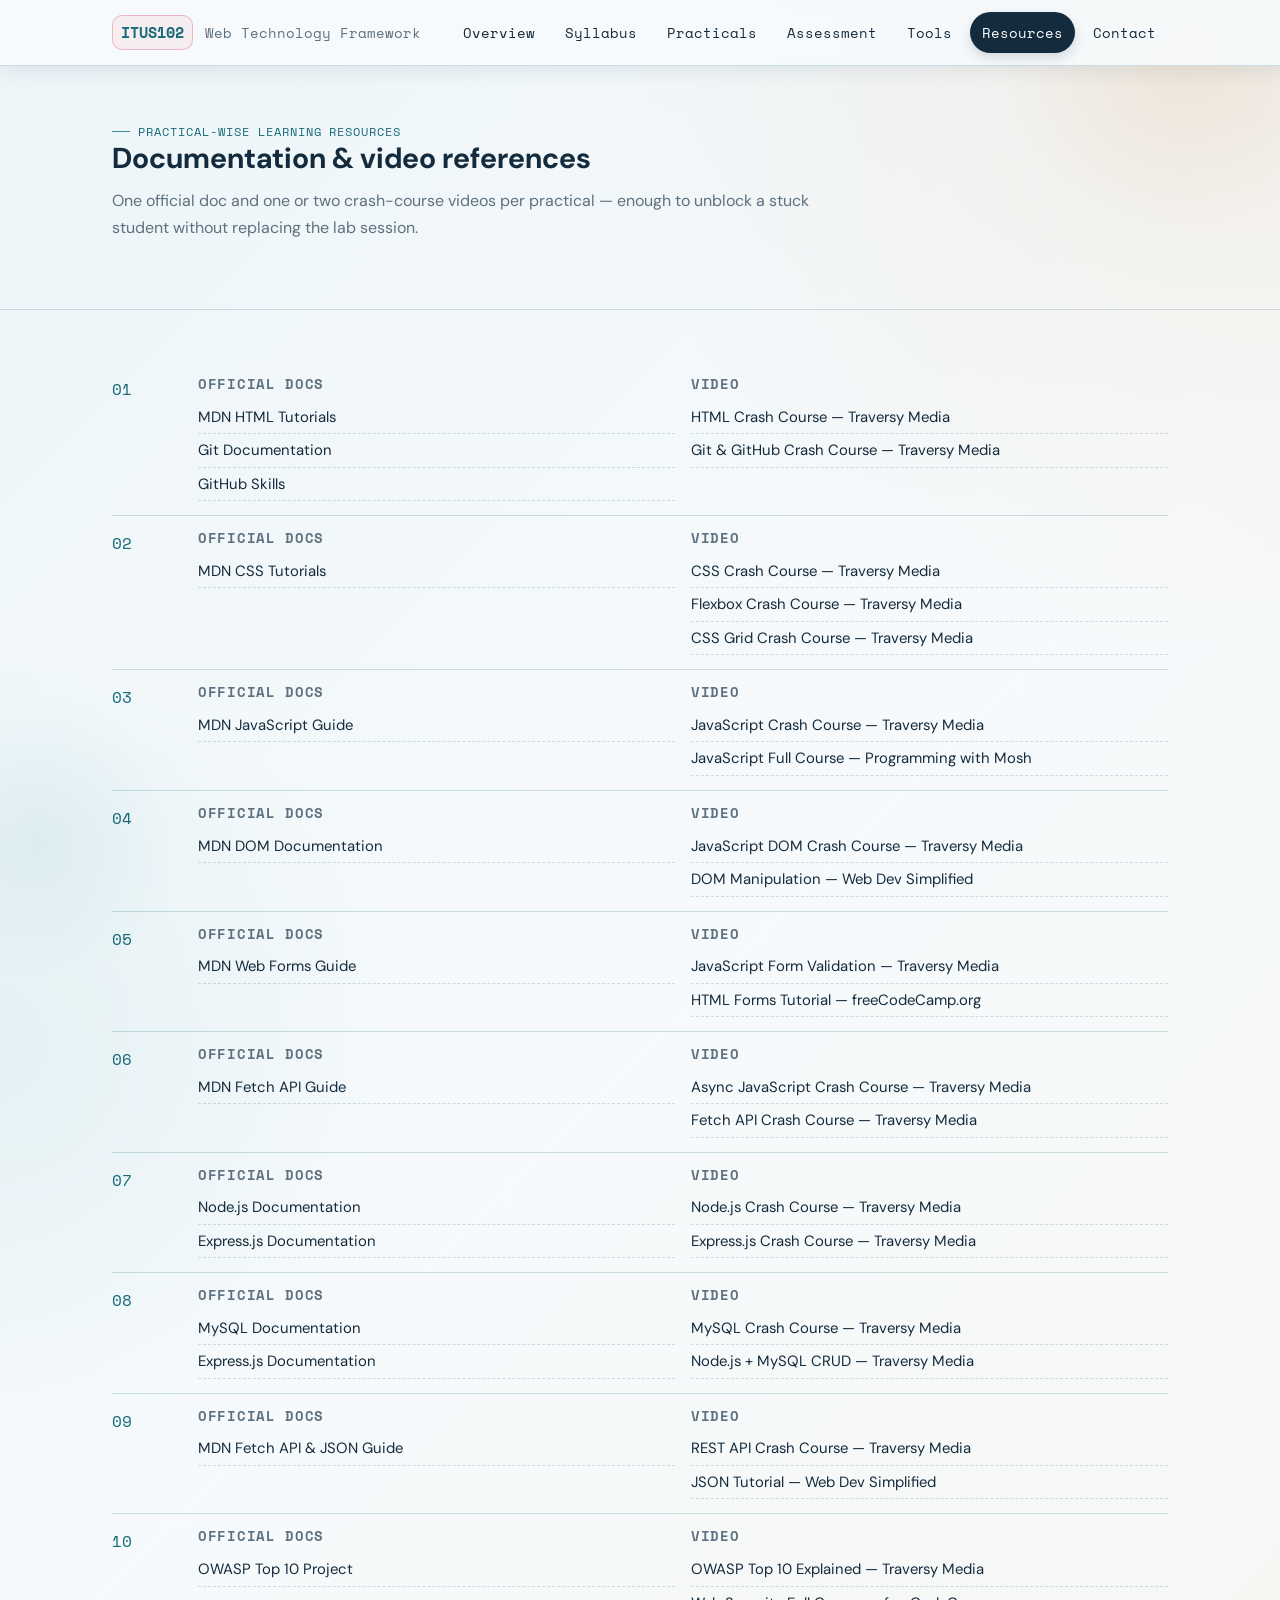
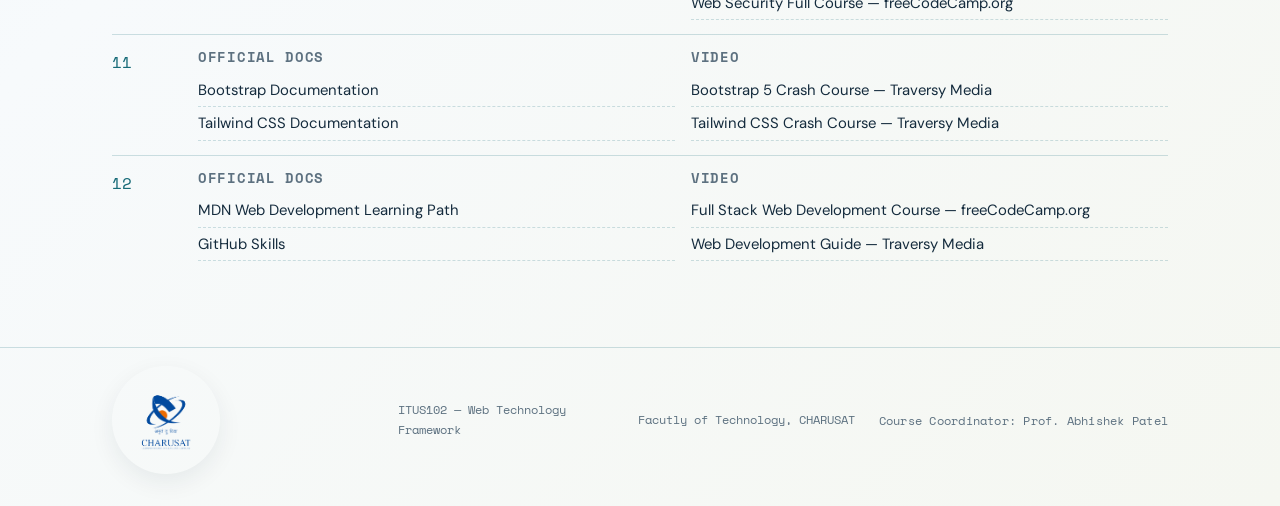
<file: resources.html>
<!DOCTYPE html>
<html lang="en">
<head>
<meta charset="UTF-8">
<meta name="viewport" content="width=device-width, initial-scale=1.0">
<title>Resources · ITUS102</title>
<link rel="icon" type="image/svg+xml" href="favicon.svg?v=2">
<link rel="shortcut icon" href="favicon.svg?v=2">
<link rel="apple-touch-icon" href="favicon.svg?v=2">
<link rel="stylesheet" href="styles.css">
</head>
<body>

<header class="titleblock">
  <div class="wrap">
    <a class="tb-id" href="index.html">
      <span class="code">ITUS102</span>
      <span class="name">Web Technology Framework</span>
    </a>
    <nav class="tb-links">
      <a href="index.html">Overview</a>
      <a href="syllabus.html">Syllabus</a>
      <a href="practicals.html">Practicals</a>
      <a href="assessment.html">Assessment</a>
      <a href="tools.html">Tools</a>
      <a href="resources.html" class="active">Resources</a>
      <a href="contact.html">Contact</a>
    </nav>
  </div>
</header>

<section style="padding-top:48px;">
  <div class="wrap">
    <div class="eyebrow">Practical-wise Learning Resources</div>
    <h1 style="font-size:1.8rem;">Documentation &amp; video references</h1>
    <p class="lede" style="color:var(--ink-dim); max-width:64ch;">One official doc and one or two crash-course videos per practical — enough to unblock a stuck student without replacing the lab session.</p>
  </div>
</section>

<section>
  <div class="wrap">

    <div class="res-item">
      <span class="num">01</span>
      <div><h4>Official docs</h4>
        <a href="https://developer.mozilla.org/en-US/docs/MDN/Tutorials" target="_blank" rel="noopener">MDN HTML Tutorials</a>
        <a href="https://git-scm.com/doc" target="_blank" rel="noopener">Git Documentation</a>
        <a href="https://skills.github.com/" target="_blank" rel="noopener">GitHub Skills</a>
      </div>
      <div><h4>Video</h4>
        <a href="https://www.youtube.com/watch?v=UB1O30fR-EE" target="_blank" rel="noopener">HTML Crash Course — Traversy Media</a>
        <a href="https://www.youtube.com/watch?v=SWYqp7iY_Tc" target="_blank" rel="noopener">Git &amp; GitHub Crash Course — Traversy Media</a>
      </div>
    </div>

    <div class="res-item">
      <span class="num">02</span>
      <div><h4>Official docs</h4>
        <a href="https://developer.mozilla.org/en-US/docs/MDN/Tutorials" target="_blank" rel="noopener">MDN CSS Tutorials</a>
      </div>
      <div><h4>Video</h4>
        <a href="https://www.youtube.com/watch?v=yfoY53QXEnI" target="_blank" rel="noopener">CSS Crash Course — Traversy Media</a>
        <a href="https://www.youtube.com/watch?v=JJSoEo8JSnc" target="_blank" rel="noopener">Flexbox Crash Course — Traversy Media</a>
        <a href="https://www.youtube.com/watch?v=jV8B24rSN5o" target="_blank" rel="noopener">CSS Grid Crash Course — Traversy Media</a>
      </div>
    </div>

    <div class="res-item">
      <span class="num">03</span>
      <div><h4>Official docs</h4>
        <a href="https://developer.mozilla.org/en-US/docs/MDN/Tutorials" target="_blank" rel="noopener">MDN JavaScript Guide</a>
      </div>
      <div><h4>Video</h4>
        <a href="https://www.youtube.com/watch?v=hdI2bqOjy3c" target="_blank" rel="noopener">JavaScript Crash Course — Traversy Media</a>
        <a href="https://www.youtube.com/watch?v=W6NZfCO5SIk" target="_blank" rel="noopener">JavaScript Full Course — Programming with Mosh</a>
      </div>
    </div>

    <div class="res-item">
      <span class="num">04</span>
      <div><h4>Official docs</h4>
        <a href="https://developer.mozilla.org/en-US/docs/MDN/Tutorials" target="_blank" rel="noopener">MDN DOM Documentation</a>
      </div>
      <div><h4>Video</h4>
        <a href="https://www.youtube.com/watch?v=0ik6X4DJKCc" target="_blank" rel="noopener">JavaScript DOM Crash Course — Traversy Media</a>
        <a href="https://www.youtube.com/watch?v=5fb2aPlgoys" target="_blank" rel="noopener">DOM Manipulation — Web Dev Simplified</a>
      </div>
    </div>

    <div class="res-item">
      <span class="num">05</span>
      <div><h4>Official docs</h4>
        <a href="https://developer.mozilla.org/en-US/docs/MDN/Tutorials" target="_blank" rel="noopener">MDN Web Forms Guide</a>
      </div>
      <div><h4>Video</h4>
        <a href="https://www.youtube.com/watch?v=rsd4FNGTRBw" target="_blank" rel="noopener">JavaScript Form Validation — Traversy Media</a>
        <a href="https://www.youtube.com/watch?v=fNcJuPIZ2WE" target="_blank" rel="noopener">HTML Forms Tutorial — freeCodeCamp.org</a>
      </div>
    </div>

    <div class="res-item">
      <span class="num">06</span>
      <div><h4>Official docs</h4>
        <a href="https://developer.mozilla.org/en-US/docs/MDN/Tutorials" target="_blank" rel="noopener">MDN Fetch API Guide</a>
      </div>
      <div><h4>Video</h4>
        <a href="https://www.youtube.com/watch?v=PoRJizFvM7s" target="_blank" rel="noopener">Async JavaScript Crash Course — Traversy Media</a>
        <a href="https://www.youtube.com/watch?v=Oive66jrwBs" target="_blank" rel="noopener">Fetch API Crash Course — Traversy Media</a>
      </div>
    </div>

    <div class="res-item">
      <span class="num">07</span>
      <div><h4>Official docs</h4>
        <a href="https://nodejs.org/docs/latest/api/" target="_blank" rel="noopener">Node.js Documentation</a>
        <a href="https://expressjs.com/" target="_blank" rel="noopener">Express.js Documentation</a>
      </div>
      <div><h4>Video</h4>
        <a href="https://www.youtube.com/watch?v=fBNz5xF-Kx4" target="_blank" rel="noopener">Node.js Crash Course — Traversy Media</a>
        <a href="https://www.youtube.com/watch?v=L72fhGm1tfE" target="_blank" rel="noopener">Express.js Crash Course — Traversy Media</a>
      </div>
    </div>

    <div class="res-item">
      <span class="num">08</span>
      <div><h4>Official docs</h4>
        <a href="https://dev.mysql.com/doc/" target="_blank" rel="noopener">MySQL Documentation</a>
        <a href="https://expressjs.com/" target="_blank" rel="noopener">Express.js Documentation</a>
      </div>
      <div><h4>Video</h4>
        <a href="https://www.youtube.com/watch?v=HXV3zeQKqGY" target="_blank" rel="noopener">MySQL Crash Course — Traversy Media</a>
        <a href="https://www.youtube.com/watch?v=EN6Dx22cPRI" target="_blank" rel="noopener">Node.js + MySQL CRUD — Traversy Media</a>
      </div>
    </div>

    <div class="res-item">
      <span class="num">09</span>
      <div><h4>Official docs</h4>
        <a href="https://developer.mozilla.org/en-US/docs/MDN/Tutorials" target="_blank" rel="noopener">MDN Fetch API &amp; JSON Guide</a>
      </div>
      <div><h4>Video</h4>
        <a href="https://www.youtube.com/watch?v=Q-BpqyOT3a8" target="_blank" rel="noopener">REST API Crash Course — Traversy Media</a>
        <a href="https://www.youtube.com/watch?v=iiADhChRriM" target="_blank" rel="noopener">JSON Tutorial — Web Dev Simplified</a>
      </div>
    </div>

    <div class="res-item">
      <span class="num">10</span>
      <div><h4>Official docs</h4>
        <a href="https://owasp.org/www-project-top-ten/" target="_blank" rel="noopener">OWASP Top 10 Project</a>
      </div>
      <div><h4>Video</h4>
        <a href="https://www.youtube.com/watch?v=3Kq1MIfTWCE" target="_blank" rel="noopener">OWASP Top 10 Explained — Traversy Media</a>
        <a href="https://www.youtube.com/watch?v=WlmKwIe9z1Q" target="_blank" rel="noopener">Web Security Full Course — freeCodeCamp.org</a>
      </div>
    </div>

    <div class="res-item">
      <span class="num">11</span>
      <div><h4>Official docs</h4>
        <a href="https://getbootstrap.com/docs/" target="_blank" rel="noopener">Bootstrap Documentation</a>
        <a href="https://tailwindcss.com/docs" target="_blank" rel="noopener">Tailwind CSS Documentation</a>
      </div>
      <div><h4>Video</h4>
        <a href="https://www.youtube.com/watch?v=4sosXZsdy-s" target="_blank" rel="noopener">Bootstrap 5 Crash Course — Traversy Media</a>
        <a href="https://www.youtube.com/watch?v=dFgzHOX84xQ" target="_blank" rel="noopener">Tailwind CSS Crash Course — Traversy Media</a>
      </div>
    </div>

    <div class="res-item">
      <span class="num">12</span>
      <div><h4>Official docs</h4>
        <a href="https://developer.mozilla.org/en-US/docs/MDN/Tutorials" target="_blank" rel="noopener">MDN Web Development Learning Path</a>
        <a href="https://skills.github.com/" target="_blank" rel="noopener">GitHub Skills</a>
      </div>
      <div><h4>Video</h4>
        <a href="https://www.youtube.com/watch?v=nu_pCVPKzTk" target="_blank" rel="noopener">Full Stack Web Development Course — freeCodeCamp.org</a>
        <a href="https://www.traversymedia.com/web-development-guide" target="_blank" rel="noopener">Web Development Guide — Traversy Media</a>
      </div>
    </div>

  </div>
</section>

<footer>
  <div class="wrap">
    <img class="footer-logo" src="university-logo.png" alt="CHARUSAT logo" onerror="if(!this.dataset.f1){this.dataset.f1=1;this.src='charusat-logo.png';}else if(!this.dataset.f2){this.dataset.f2=1;this.src='logo.png';}else{this.src='favicon.svg';this.onerror=null;}">
    <span>ITUS102 — Web Technology Framework</span>
    <span>Facutly of Technology, CHARUSAT</span>
    <span class="footer-coordinator">Course Coordinator: Prof. Abhishek Patel</span>
  </div>
</footer>

</body>
</html>
</file>
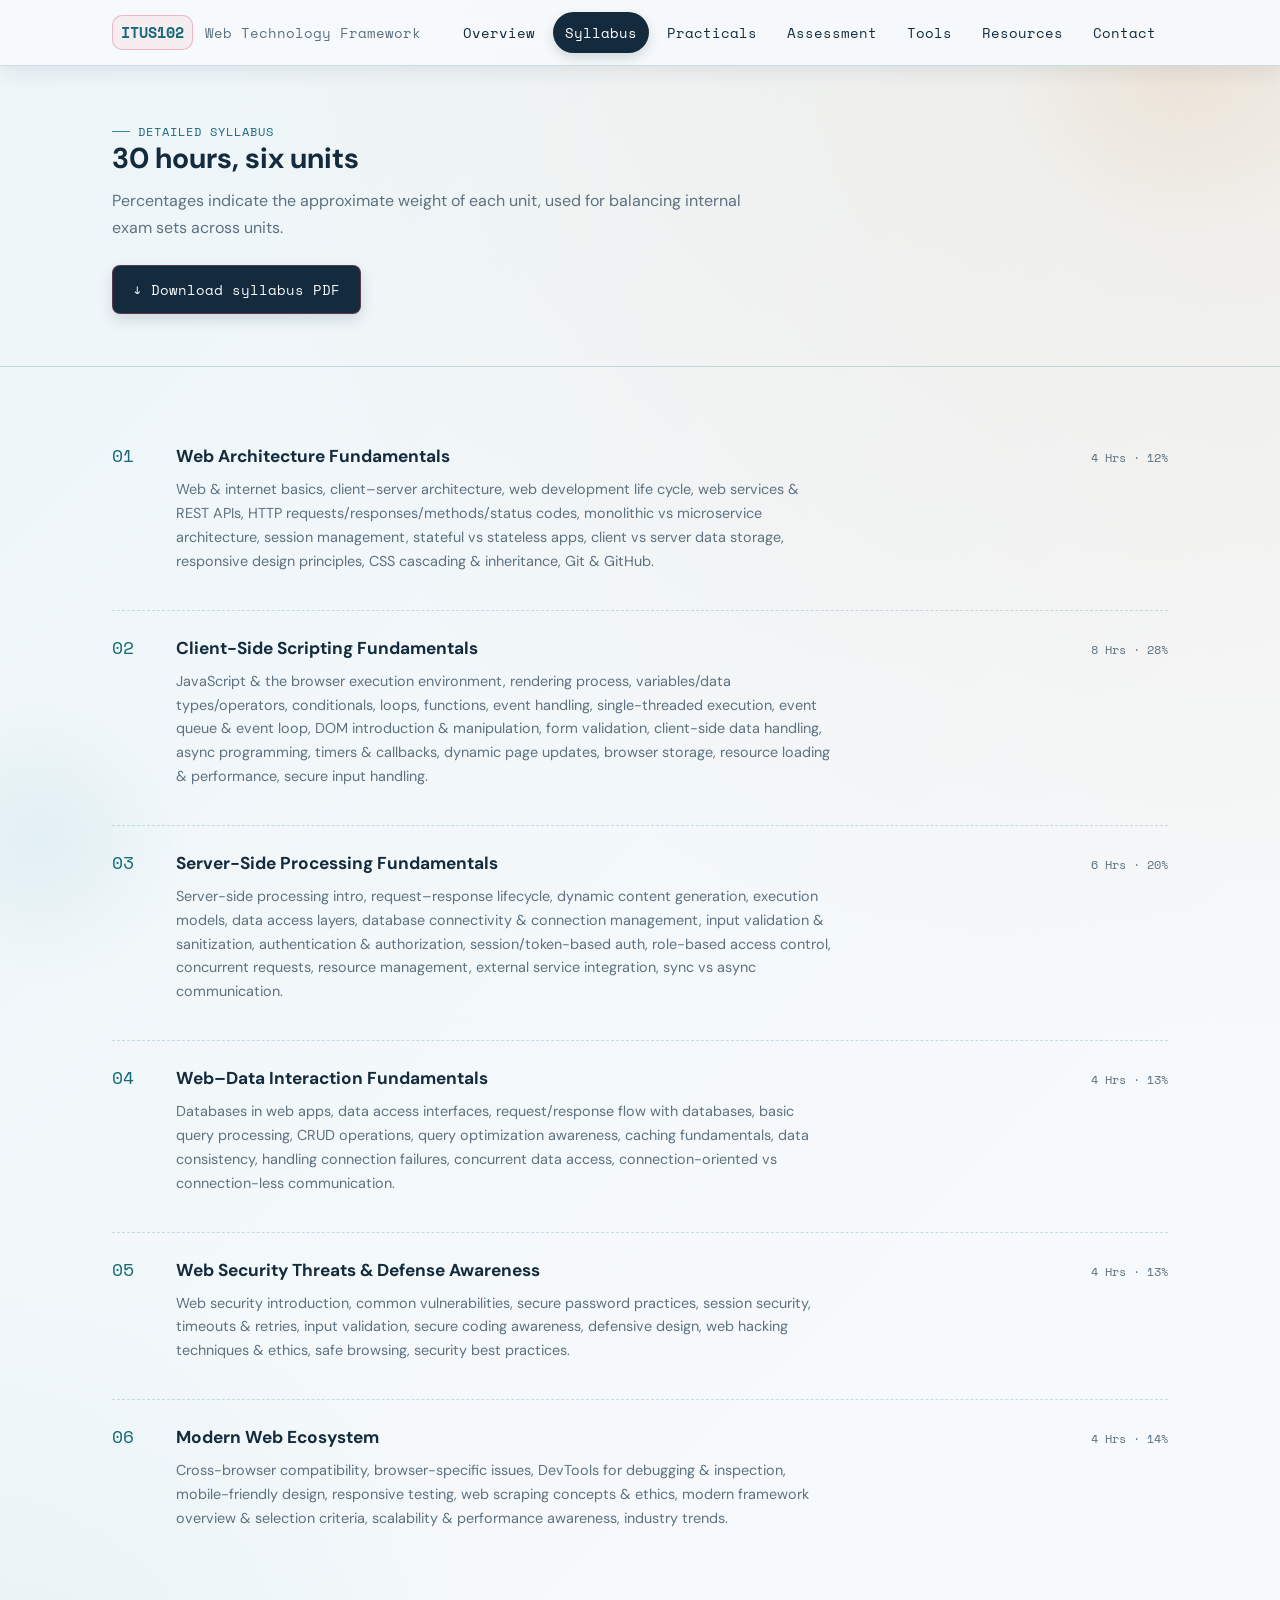
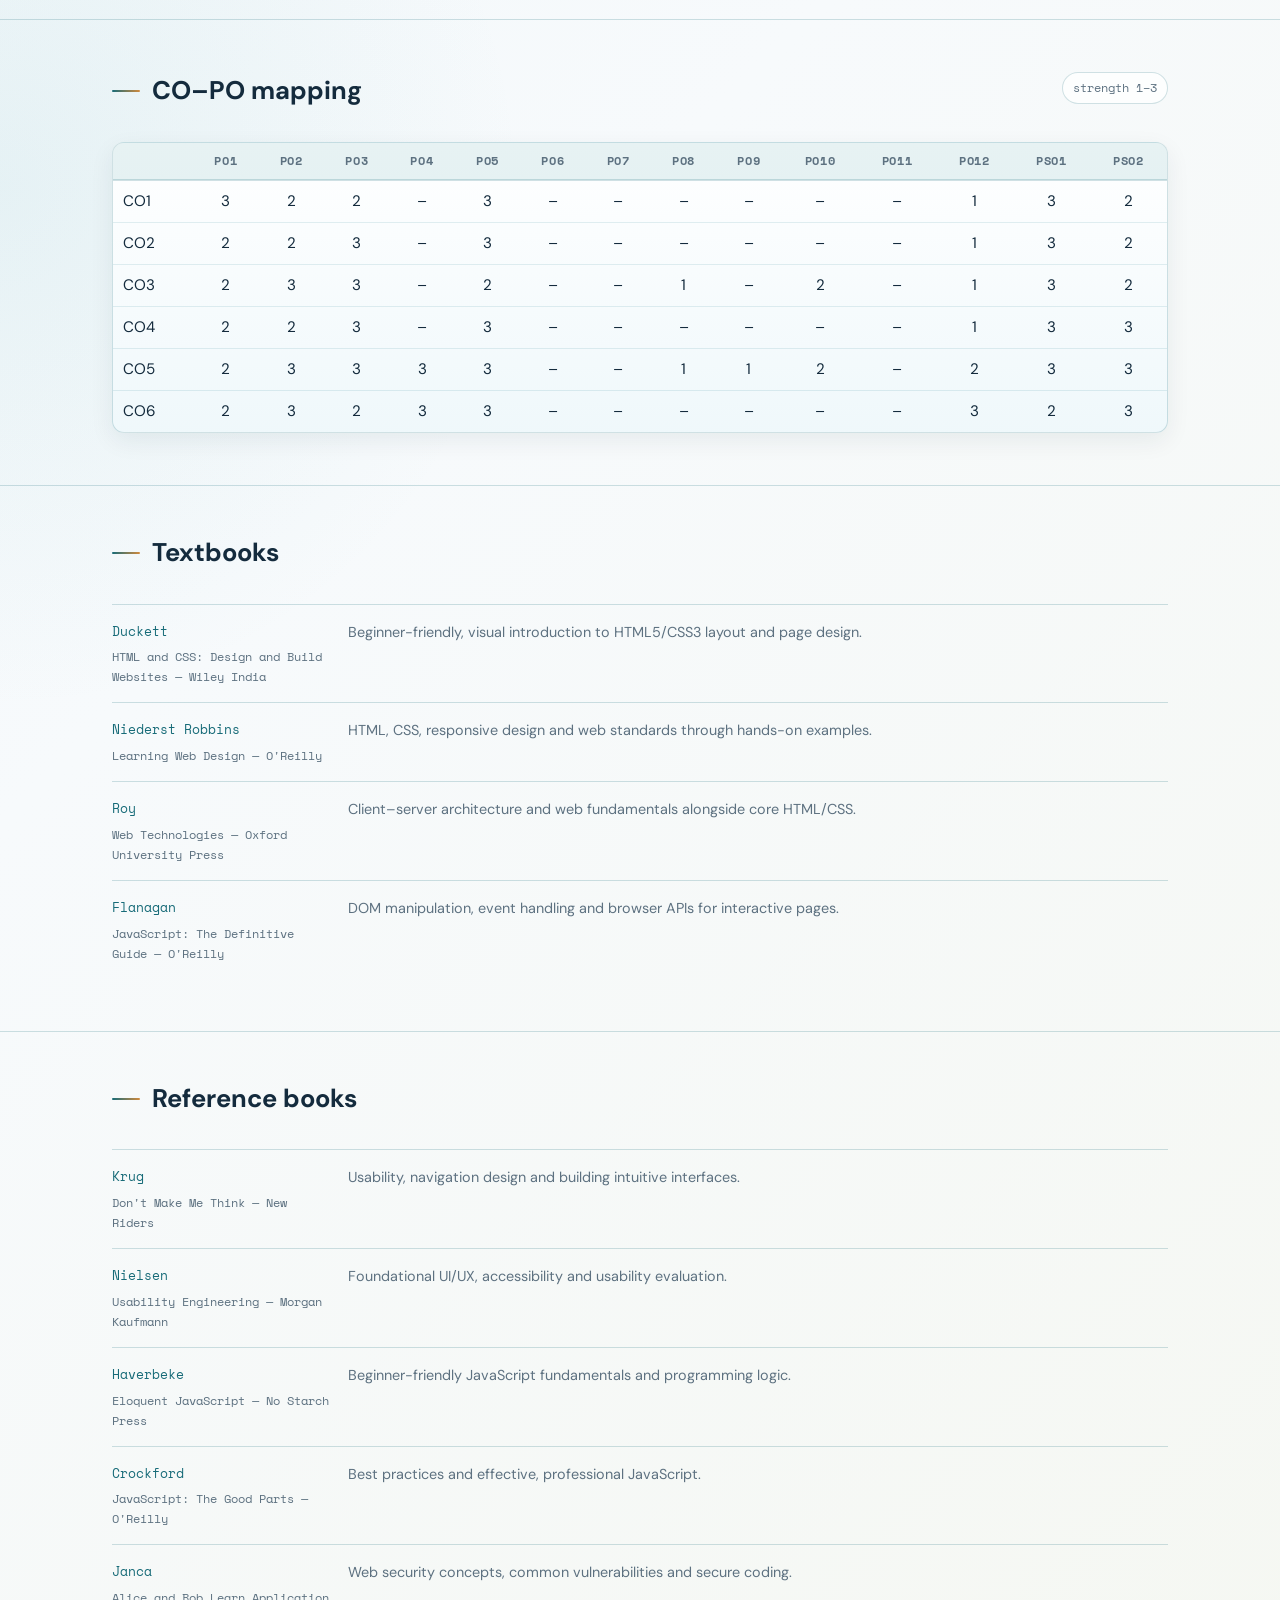
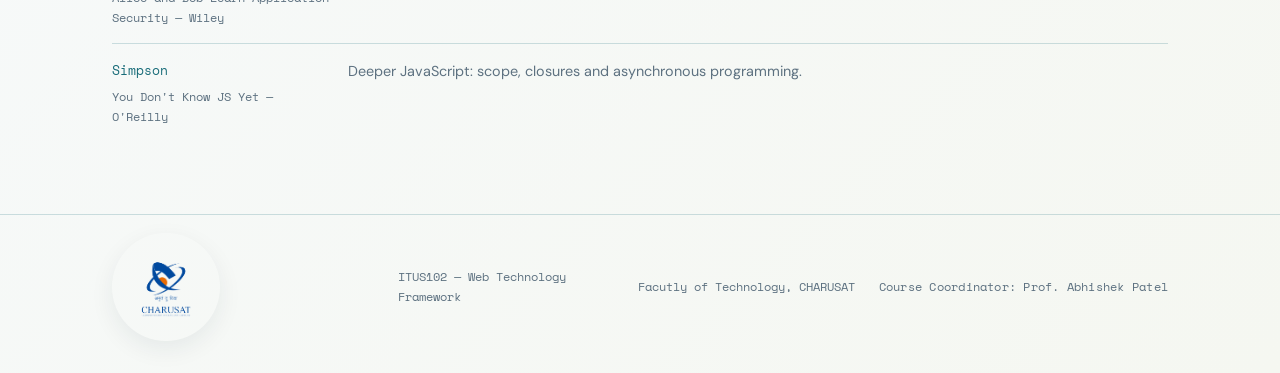
<file: syllabus.html>
<!DOCTYPE html>
<html lang="en">
<head>
<meta charset="UTF-8">
<meta name="viewport" content="width=device-width, initial-scale=1.0">
<title>Syllabus · ITUS102</title>
<link rel="icon" type="image/svg+xml" href="favicon.svg?v=2">
<link rel="shortcut icon" href="favicon.svg?v=2">
<link rel="apple-touch-icon" href="favicon.svg?v=2">
<link rel="stylesheet" href="styles.css">
<style>
  .unit{ padding:22px 0; border-top:1px dashed var(--line-dim); }
  .unit:first-child{ border-top:none; }
  .unit-head{ display:grid; grid-template-columns:50px 1fr 90px; gap:14px; align-items:baseline; }
  .unit-head .no{ font-family:var(--mono); color:var(--accent); font-size:1.1rem; }
  .unit-head .hrs{ font-family:var(--mono); color:var(--ink-dim); font-size:.78rem; text-align:right; }
  .unit-topics{ color:var(--ink-dim); font-size:.9rem; margin-top:8px; padding-left:64px; }
  .book{ padding:16px 0; border-top:1px solid var(--line-dim); display:grid; grid-template-columns:220px 1fr; gap:16px; }
  .book:first-child{ border-top:none; }
  .book .meta{ font-family:var(--mono); font-size:.82rem; color:var(--accent); }
  .book .meta .pub{ display:block; color:var(--ink-dim); font-size:.76rem; margin-top:4px; }
  .book p{ color:var(--ink-dim); font-size:.9rem; margin:0; }
  .matrix-scroll{ overflow-x:auto; }
  .matrix-scroll table{ min-width:820px; }
  .matrix-scroll td, .matrix-scroll th{ text-align:center; padding:8px 10px; }
  .matrix-scroll th:first-child, .matrix-scroll td:first-child{ text-align:left; }
</style>
</head>
<body>

<header class="titleblock">
  <div class="wrap">
    <a class="tb-id" href="index.html">
      <span class="code">ITUS102</span>
      <span class="name">Web Technology Framework</span>
    </a>
    <nav class="tb-links">
      <a href="index.html">Overview</a>
      <a href="syllabus.html" class="active">Syllabus</a>
      <a href="practicals.html">Practicals</a>
      <a href="assessment.html">Assessment</a>
      <a href="tools.html">Tools</a>
      <a href="resources.html">Resources</a>
      <a href="contact.html">Contact</a>
    </nav>
  </div>
</header>

<section style="padding-top:48px;">
  <div class="wrap">
    <div class="eyebrow">Detailed Syllabus</div>
    <h1 style="font-size:1.8rem;">30 hours, six units</h1>
    <p class="lede" style="color:var(--ink-dim); max-width:60ch;">Percentages indicate the approximate weight of each unit, used for balancing internal exam sets across units.</p>
    <a class="btn" href="syllabus.pdf" download style="margin-top:8px;">↓ Download syllabus PDF</a>
  </div>
</section>

<section>
  <div class="wrap">
    <div class="unit">
      <div class="unit-head"><span class="no">01</span><h3 style="margin:0;">Web Architecture Fundamentals</h3><span class="hrs">4 Hrs · 12%</span></div>
      <p class="unit-topics">Web &amp; internet basics, client–server architecture, web development life cycle, web services &amp; REST APIs, HTTP requests/responses/methods/status codes, monolithic vs microservice architecture, session management, stateful vs stateless apps, client vs server data storage, responsive design principles, CSS cascading &amp; inheritance, Git &amp; GitHub.</p>
    </div>
    <div class="unit">
      <div class="unit-head"><span class="no">02</span><h3 style="margin:0;">Client-Side Scripting Fundamentals</h3><span class="hrs">8 Hrs · 28%</span></div>
      <p class="unit-topics">JavaScript &amp; the browser execution environment, rendering process, variables/data types/operators, conditionals, loops, functions, event handling, single-threaded execution, event queue &amp; event loop, DOM introduction &amp; manipulation, form validation, client-side data handling, async programming, timers &amp; callbacks, dynamic page updates, browser storage, resource loading &amp; performance, secure input handling.</p>
    </div>
    <div class="unit">
      <div class="unit-head"><span class="no">03</span><h3 style="margin:0;">Server-Side Processing Fundamentals</h3><span class="hrs">6 Hrs · 20%</span></div>
      <p class="unit-topics">Server-side processing intro, request–response lifecycle, dynamic content generation, execution models, data access layers, database connectivity &amp; connection management, input validation &amp; sanitization, authentication &amp; authorization, session/token-based auth, role-based access control, concurrent requests, resource management, external service integration, sync vs async communication.</p>
    </div>
    <div class="unit">
      <div class="unit-head"><span class="no">04</span><h3 style="margin:0;">Web–Data Interaction Fundamentals</h3><span class="hrs">4 Hrs · 13%</span></div>
      <p class="unit-topics">Databases in web apps, data access interfaces, request/response flow with databases, basic query processing, CRUD operations, query optimization awareness, caching fundamentals, data consistency, handling connection failures, concurrent data access, connection-oriented vs connection-less communication.</p>
    </div>
    <div class="unit">
      <div class="unit-head"><span class="no">05</span><h3 style="margin:0;">Web Security Threats &amp; Defense Awareness</h3><span class="hrs">4 Hrs · 13%</span></div>
      <p class="unit-topics">Web security introduction, common vulnerabilities, secure password practices, session security, timeouts &amp; retries, input validation, secure coding awareness, defensive design, web hacking techniques &amp; ethics, safe browsing, security best practices.</p>
    </div>
    <div class="unit">
      <div class="unit-head"><span class="no">06</span><h3 style="margin:0;">Modern Web Ecosystem</h3><span class="hrs">4 Hrs · 14%</span></div>
      <p class="unit-topics">Cross-browser compatibility, browser-specific issues, DevTools for debugging &amp; inspection, mobile-friendly design, responsive testing, web scraping concepts &amp; ethics, modern framework overview &amp; selection criteria, scalability &amp; performance awareness, industry trends.</p>
    </div>
  </div>
</section>

<section>
  <div class="wrap">
    <div class="section-head"><h2>CO–PO mapping</h2><span class="pill">strength 1–3</span></div>
    <div class="paper matrix-scroll">
      <table>
        <thead><tr><th></th><th>PO1</th><th>PO2</th><th>PO3</th><th>PO4</th><th>PO5</th><th>PO6</th><th>PO7</th><th>PO8</th><th>PO9</th><th>PO10</th><th>PO11</th><th>PO12</th><th>PSO1</th><th>PSO2</th></tr></thead>
        <tbody>
          <tr><td>CO1</td><td>3</td><td>2</td><td>2</td><td>–</td><td>3</td><td>–</td><td>–</td><td>–</td><td>–</td><td>–</td><td>–</td><td>1</td><td>3</td><td>2</td></tr>
          <tr><td>CO2</td><td>2</td><td>2</td><td>3</td><td>–</td><td>3</td><td>–</td><td>–</td><td>–</td><td>–</td><td>–</td><td>–</td><td>1</td><td>3</td><td>2</td></tr>
          <tr><td>CO3</td><td>2</td><td>3</td><td>3</td><td>–</td><td>2</td><td>–</td><td>–</td><td>1</td><td>–</td><td>2</td><td>–</td><td>1</td><td>3</td><td>2</td></tr>
          <tr><td>CO4</td><td>2</td><td>2</td><td>3</td><td>–</td><td>3</td><td>–</td><td>–</td><td>–</td><td>–</td><td>–</td><td>–</td><td>1</td><td>3</td><td>3</td></tr>
          <tr><td>CO5</td><td>2</td><td>3</td><td>3</td><td>3</td><td>3</td><td>–</td><td>–</td><td>1</td><td>1</td><td>2</td><td>–</td><td>2</td><td>3</td><td>3</td></tr>
          <tr><td>CO6</td><td>2</td><td>3</td><td>2</td><td>3</td><td>3</td><td>–</td><td>–</td><td>–</td><td>–</td><td>–</td><td>–</td><td>3</td><td>2</td><td>3</td></tr>
        </tbody>
      </table>
    </div>
  </div>
</section>

<section>
  <div class="wrap">
    <div class="section-head"><h2>Textbooks</h2></div>
    <div class="book"><div class="meta">Duckett<span class="pub">HTML and CSS: Design and Build Websites — Wiley India</span></div><p>Beginner-friendly, visual introduction to HTML5/CSS3 layout and page design.</p></div>
    <div class="book"><div class="meta">Niederst Robbins<span class="pub">Learning Web Design — O'Reilly</span></div><p>HTML, CSS, responsive design and web standards through hands-on examples.</p></div>
    <div class="book"><div class="meta">Roy<span class="pub">Web Technologies — Oxford University Press</span></div><p>Client–server architecture and web fundamentals alongside core HTML/CSS.</p></div>
    <div class="book"><div class="meta">Flanagan<span class="pub">JavaScript: The Definitive Guide — O'Reilly</span></div><p>DOM manipulation, event handling and browser APIs for interactive pages.</p></div>
  </div>
</section>

<section>
  <div class="wrap">
    <div class="section-head"><h2>Reference books</h2></div>
    <div class="book"><div class="meta">Krug<span class="pub">Don't Make Me Think — New Riders</span></div><p>Usability, navigation design and building intuitive interfaces.</p></div>
    <div class="book"><div class="meta">Nielsen<span class="pub">Usability Engineering — Morgan Kaufmann</span></div><p>Foundational UI/UX, accessibility and usability evaluation.</p></div>
    <div class="book"><div class="meta">Haverbeke<span class="pub">Eloquent JavaScript — No Starch Press</span></div><p>Beginner-friendly JavaScript fundamentals and programming logic.</p></div>
    <div class="book"><div class="meta">Crockford<span class="pub">JavaScript: The Good Parts — O'Reilly</span></div><p>Best practices and effective, professional JavaScript.</p></div>
    <div class="book"><div class="meta">Janca<span class="pub">Alice and Bob Learn Application Security — Wiley</span></div><p>Web security concepts, common vulnerabilities and secure coding.</p></div>
    <div class="book"><div class="meta">Simpson<span class="pub">You Don't Know JS Yet — O'Reilly</span></div><p>Deeper JavaScript: scope, closures and asynchronous programming.</p></div>
  </div>
</section>

<footer>
  <div class="wrap">
    <img class="footer-logo" src="university-logo.png" alt="CHARUSAT logo" onerror="if(!this.dataset.f1){this.dataset.f1=1;this.src='charusat-logo.png';}else if(!this.dataset.f2){this.dataset.f2=1;this.src='logo.png';}else{this.src='favicon.svg';this.onerror=null;}">
    <span>ITUS102 — Web Technology Framework</span>
    <span>Facutly of Technology, CHARUSAT</span>
    <span class="footer-coordinator">Course Coordinator: Prof. Abhishek Patel</span>
  </div>
</footer>

</body>
</html>
</file>
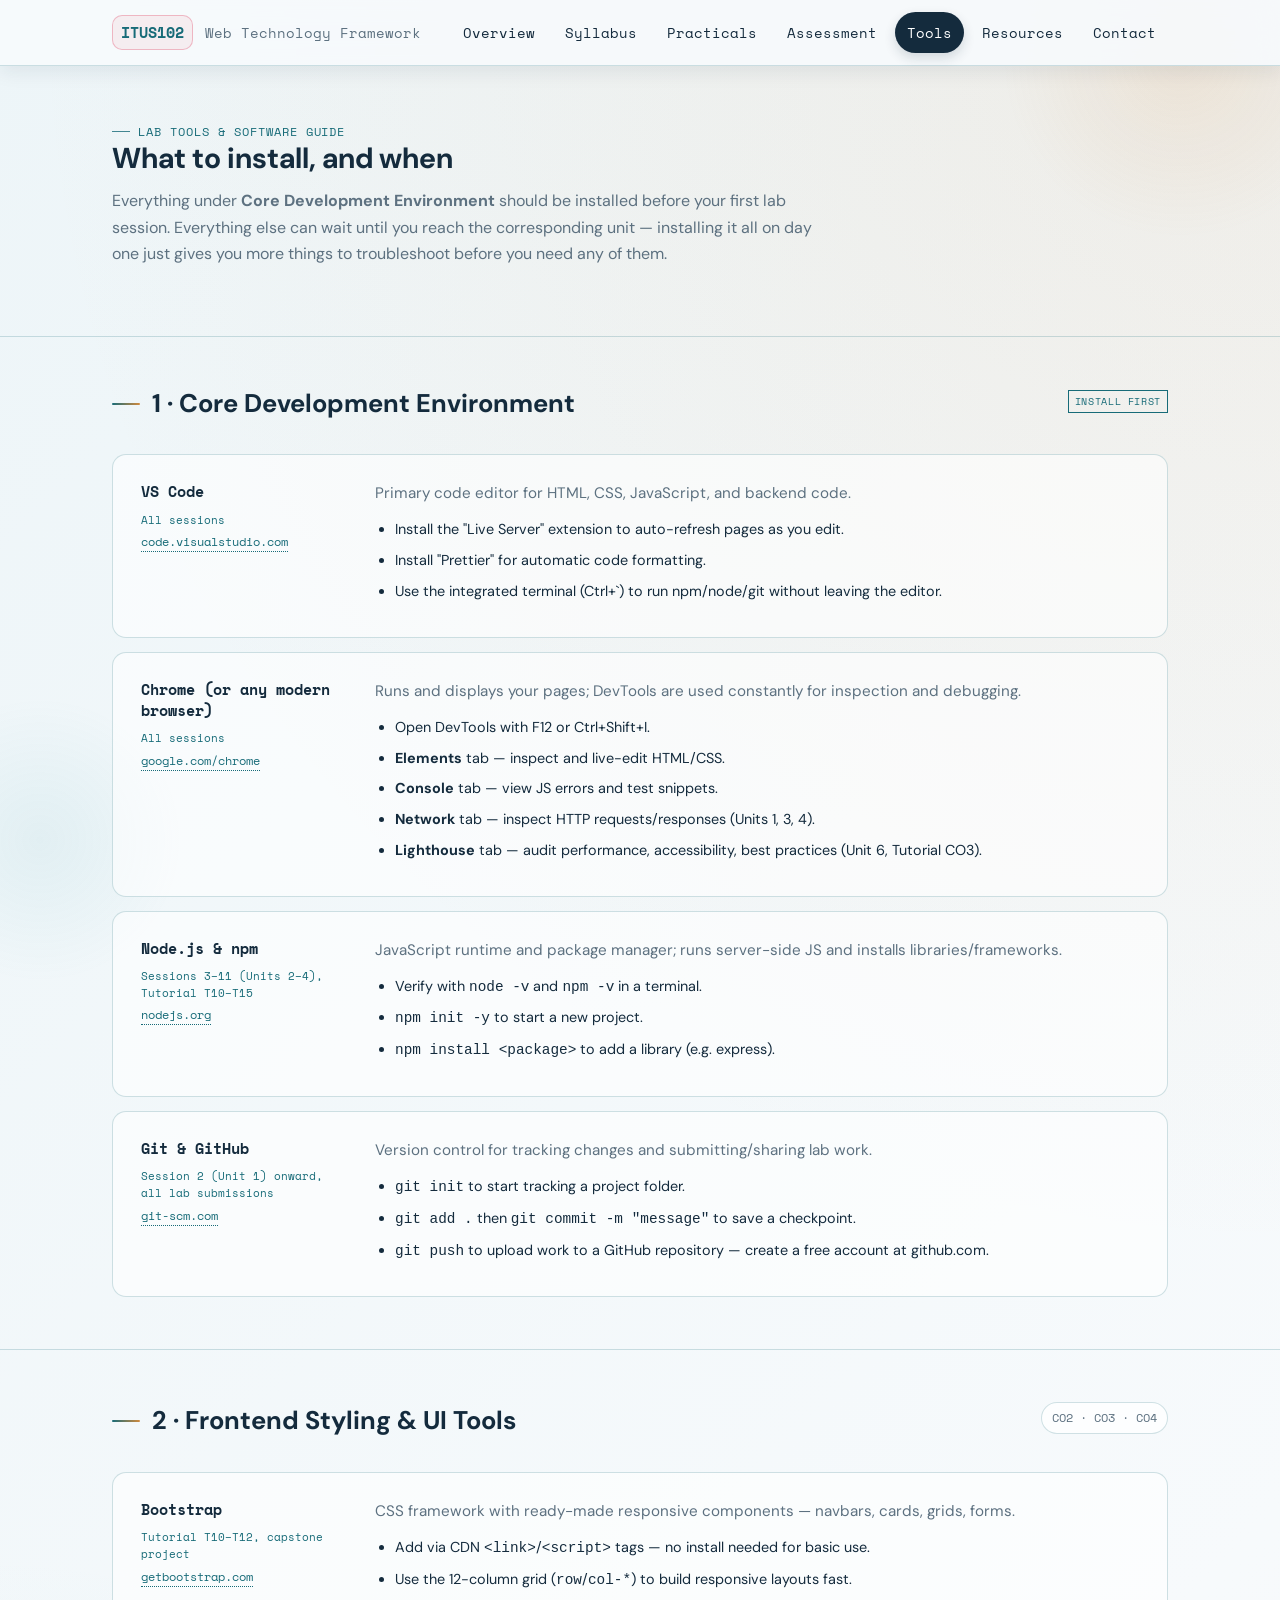
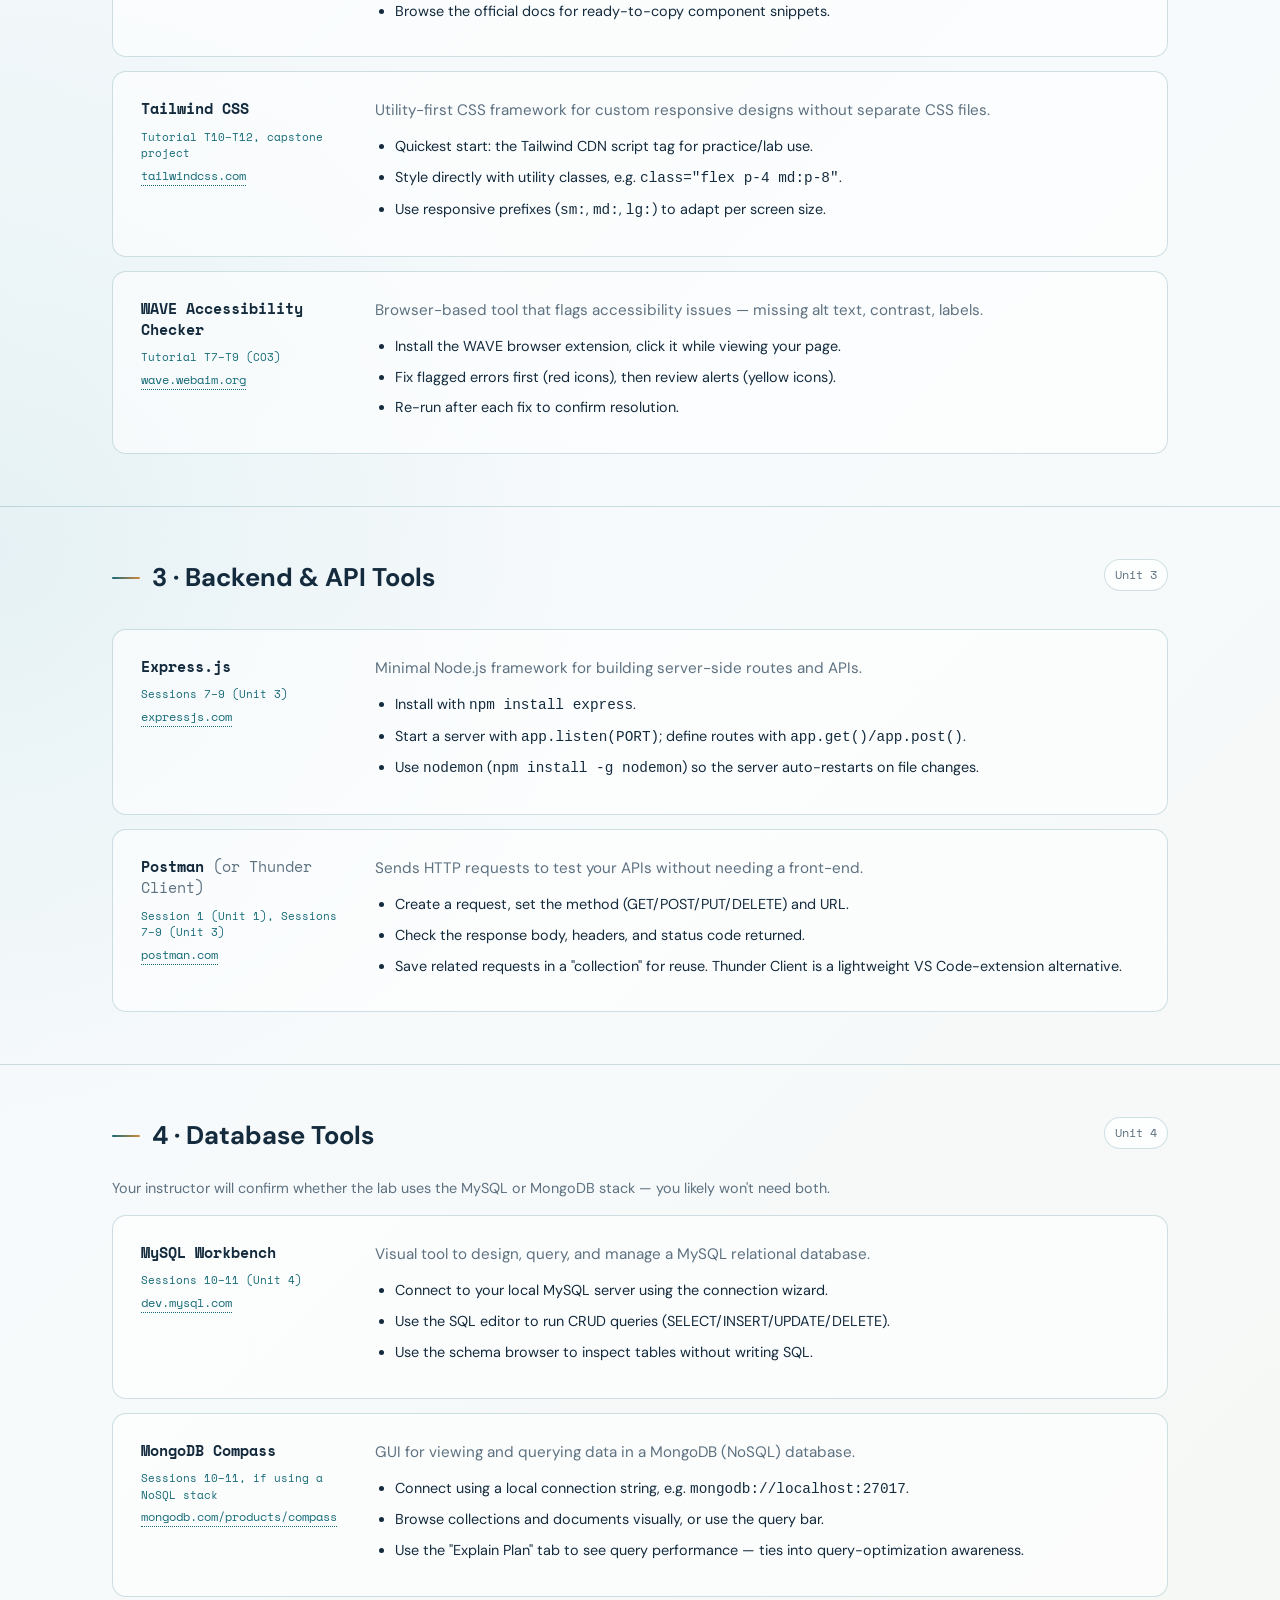
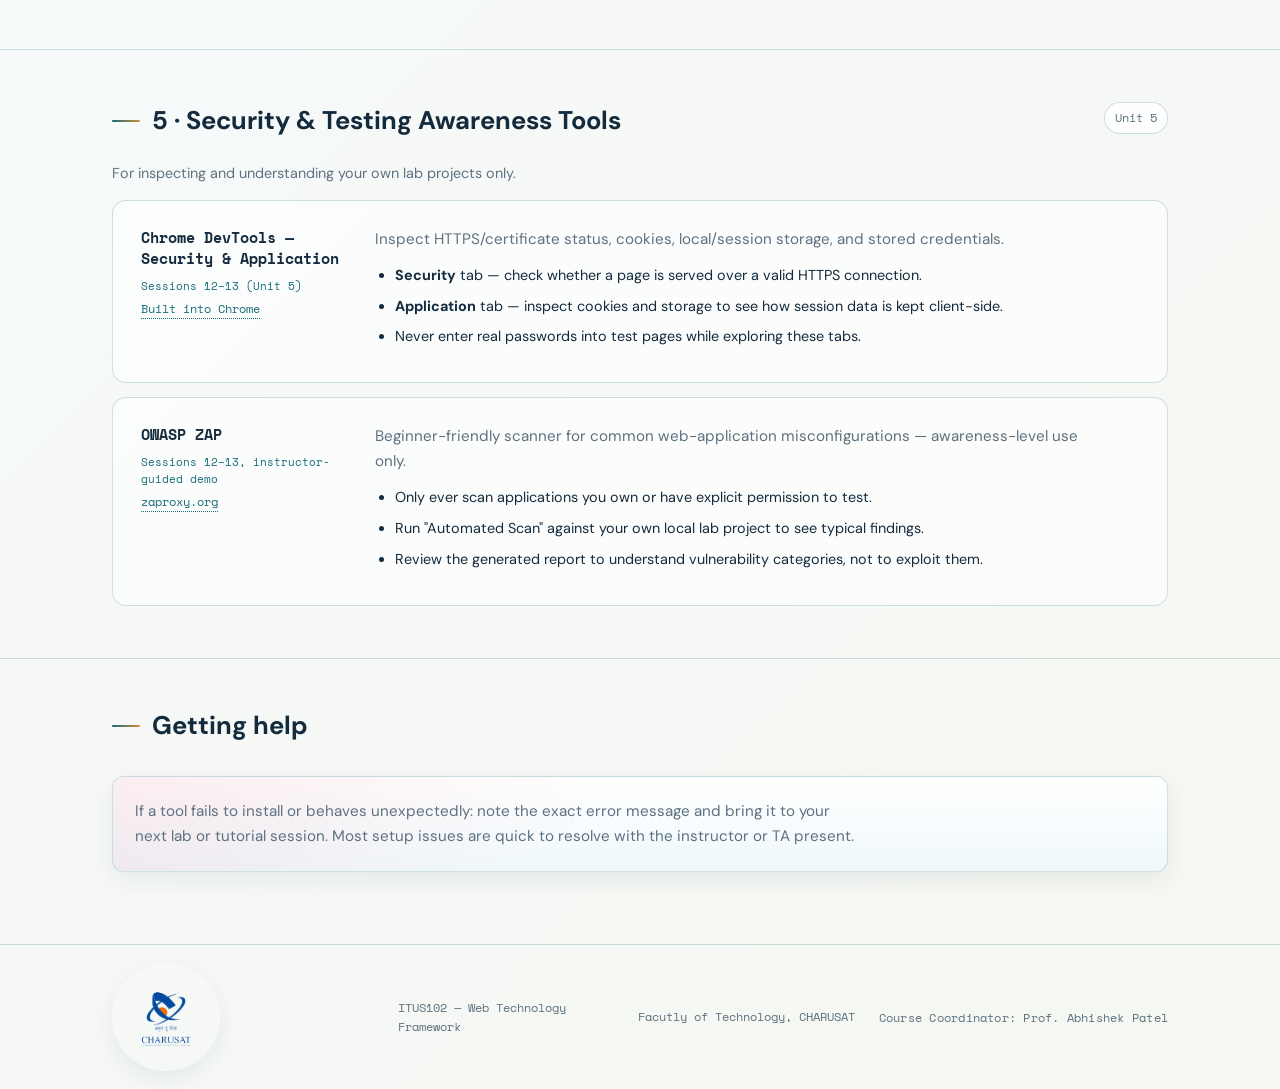
<file: tools.html>
<!DOCTYPE html>
<html lang="en">
<head>
<meta charset="UTF-8">
<meta name="viewport" content="width=device-width, initial-scale=1.0">
<title>Tools &amp; Software · ITUS102</title>
<link rel="icon" type="image/svg+xml" href="favicon.svg?v=2">
<link rel="shortcut icon" href="favicon.svg?v=2">
<link rel="apple-touch-icon" href="favicon.svg?v=2">
<link rel="stylesheet" href="styles.css">
<style>
  .tool{ padding:26px 28px; border:1px solid var(--line-dim); border-radius:14px; display:grid; grid-template-columns:200px 1fr; gap:34px; background:rgba(255,255,255,.58); }
  .tool + .tool{ margin-top:14px; }
  .tool .name{ font-family:var(--mono); font-weight:700; color:var(--paper-ink); font-size:.95rem; line-height:1.4; }
  .tool .used{ font-family:var(--mono); font-size:.7rem; color:var(--accent); margin-top:9px; display:block; line-height:1.5; }
  .tool .purpose{ color:var(--paper-dim); font-size:.95rem; line-height:1.65; margin-bottom:12px; }
  .tool .tips{ margin:0; padding-left:20px; color:var(--paper-ink); font-size:.9rem; line-height:1.65; }
  .tool .tips li{ margin-bottom:7px; }
  .tools-page .paper{ background:transparent; border:0; box-shadow:none; overflow:visible; }
  .tool .get{ font-family:var(--mono); font-size:.78rem; text-decoration:none; color:var(--accent); border-bottom:1px dotted var(--accent); }
  .install-flag{ display:inline-block; font-family:var(--mono); font-size:.65rem; letter-spacing:.06em; padding:2px 6px; margin-left:8px; border:1px solid var(--accent-2); color:var(--accent-2); vertical-align:middle; }
</style>
</head>
<body class="tools-page">

<header class="titleblock">
  <div class="wrap">
    <a class="tb-id" href="index.html">
      <span class="code">ITUS102</span>
      <span class="name">Web Technology Framework</span>
    </a>
    <nav class="tb-links">
      <a href="index.html">Overview</a>
      <a href="syllabus.html">Syllabus</a>
      <a href="practicals.html">Practicals</a>
      <a href="assessment.html">Assessment</a>
      <a href="tools.html" class="active">Tools</a>
      <a href="resources.html">Resources</a>
      <a href="contact.html">Contact</a>
    </nav>
  </div>
</header>

<section style="padding-top:48px;">
  <div class="wrap">
    <div class="eyebrow">Lab Tools &amp; Software Guide</div>
    <h1 style="font-size:1.8rem;">What to install, and when</h1>
    <p class="lede" style="color:var(--ink-dim); max-width:66ch;">Everything under <strong>Core Development Environment</strong> should be installed before your first lab session. Everything else can wait until you reach the corresponding unit — installing it all on day one just gives you more things to troubleshoot before you need any of them.</p>
  </div>
</section>

<section>
  <div class="wrap">
    <div class="section-head"><h2>1 · Core Development Environment</h2><span class="install-flag" style="border-color:var(--accent); color:var(--accent);">INSTALL FIRST</span></div>
    <div class="paper">

      <div class="tool">
        <div><div class="name">VS Code</div><span class="used">All sessions</span><a class="get" href="https://code.visualstudio.com/" target="_blank" rel="noopener">code.visualstudio.com</a></div>
        <div>
          <p class="purpose">Primary code editor for HTML, CSS, JavaScript, and backend code.</p>
          <ul class="tips">
            <li>Install the "Live Server" extension to auto-refresh pages as you edit.</li>
            <li>Install "Prettier" for automatic code formatting.</li>
            <li>Use the integrated terminal (Ctrl+`) to run npm/node/git without leaving the editor.</li>
          </ul>
        </div>
      </div>

      <div class="tool">
        <div><div class="name">Chrome (or any modern browser)</div><span class="used">All sessions</span><a class="get" href="https://www.google.com/chrome/" target="_blank" rel="noopener">google.com/chrome</a></div>
        <div>
          <p class="purpose">Runs and displays your pages; DevTools are used constantly for inspection and debugging.</p>
          <ul class="tips">
            <li>Open DevTools with F12 or Ctrl+Shift+I.</li>
            <li><strong>Elements</strong> tab — inspect and live-edit HTML/CSS.</li>
            <li><strong>Console</strong> tab — view JS errors and test snippets.</li>
            <li><strong>Network</strong> tab — inspect HTTP requests/responses (Units 1, 3, 4).</li>
            <li><strong>Lighthouse</strong> tab — audit performance, accessibility, best practices (Unit 6, Tutorial CO3).</li>
          </ul>
        </div>
      </div>

      <div class="tool">
        <div><div class="name">Node.js &amp; npm</div><span class="used">Sessions 3–11 (Units 2–4), Tutorial T10–T15</span><a class="get" href="https://nodejs.org/" target="_blank" rel="noopener">nodejs.org</a></div>
        <div>
          <p class="purpose">JavaScript runtime and package manager; runs server-side JS and installs libraries/frameworks.</p>
          <ul class="tips">
            <li>Verify with <code>node -v</code> and <code>npm -v</code> in a terminal.</li>
            <li><code>npm init -y</code> to start a new project.</li>
            <li><code>npm install &lt;package&gt;</code> to add a library (e.g. express).</li>
          </ul>
        </div>
      </div>

      <div class="tool">
        <div><div class="name">Git &amp; GitHub</div><span class="used">Session 2 (Unit 1) onward, all lab submissions</span><a class="get" href="https://git-scm.com/" target="_blank" rel="noopener">git-scm.com</a></div>
        <div>
          <p class="purpose">Version control for tracking changes and submitting/sharing lab work.</p>
          <ul class="tips">
            <li><code>git init</code> to start tracking a project folder.</li>
            <li><code>git add .</code> then <code>git commit -m "message"</code> to save a checkpoint.</li>
            <li><code>git push</code> to upload work to a GitHub repository — create a free account at github.com.</li>
          </ul>
        </div>
      </div>

    </div>
  </div>
</section>

<section>
  <div class="wrap">
    <div class="section-head"><h2>2 · Frontend Styling &amp; UI Tools</h2><span class="pill">CO2 · CO3 · CO4</span></div>
    <div class="paper">

      <div class="tool">
        <div><div class="name">Bootstrap</div><span class="used">Tutorial T10–T12, capstone project</span><a class="get" href="https://getbootstrap.com/" target="_blank" rel="noopener">getbootstrap.com</a></div>
        <div>
          <p class="purpose">CSS framework with ready-made responsive components — navbars, cards, grids, forms.</p>
          <ul class="tips">
            <li>Add via CDN <code>&lt;link&gt;</code>/<code>&lt;script&gt;</code> tags — no install needed for basic use.</li>
            <li>Use the 12-column grid (<code>row</code>/<code>col-*</code>) to build responsive layouts fast.</li>
            <li>Browse the official docs for ready-to-copy component snippets.</li>
          </ul>
        </div>
      </div>

      <div class="tool">
        <div><div class="name">Tailwind CSS</div><span class="used">Tutorial T10–T12, capstone project</span><a class="get" href="https://tailwindcss.com/" target="_blank" rel="noopener">tailwindcss.com</a></div>
        <div>
          <p class="purpose">Utility-first CSS framework for custom responsive designs without separate CSS files.</p>
          <ul class="tips">
            <li>Quickest start: the Tailwind CDN script tag for practice/lab use.</li>
            <li>Style directly with utility classes, e.g. <code>class="flex p-4 md:p-8"</code>.</li>
            <li>Use responsive prefixes (<code>sm:</code>, <code>md:</code>, <code>lg:</code>) to adapt per screen size.</li>
          </ul>
        </div>
      </div>

      <div class="tool">
        <div><div class="name">WAVE Accessibility Checker</div><span class="used">Tutorial T7–T9 (CO3)</span><a class="get" href="https://wave.webaim.org/" target="_blank" rel="noopener">wave.webaim.org</a></div>
        <div>
          <p class="purpose">Browser-based tool that flags accessibility issues — missing alt text, contrast, labels.</p>
          <ul class="tips">
            <li>Install the WAVE browser extension, click it while viewing your page.</li>
            <li>Fix flagged errors first (red icons), then review alerts (yellow icons).</li>
            <li>Re-run after each fix to confirm resolution.</li>
          </ul>
        </div>
      </div>

    </div>
  </div>
</section>

<section>
  <div class="wrap">
    <div class="section-head"><h2>3 · Backend &amp; API Tools</h2><span class="pill">Unit 3</span></div>
    <div class="paper">

      <div class="tool">
        <div><div class="name">Express.js</div><span class="used">Sessions 7–9 (Unit 3)</span><a class="get" href="https://expressjs.com/" target="_blank" rel="noopener">expressjs.com</a></div>
        <div>
          <p class="purpose">Minimal Node.js framework for building server-side routes and APIs.</p>
          <ul class="tips">
            <li>Install with <code>npm install express</code>.</li>
            <li>Start a server with <code>app.listen(PORT)</code>; define routes with <code>app.get()/app.post()</code>.</li>
            <li>Use <code>nodemon</code> (<code>npm install -g nodemon</code>) so the server auto-restarts on file changes.</li>
          </ul>
        </div>
      </div>

      <div class="tool">
        <div><div class="name">Postman <span style="color:var(--paper-dim); font-weight:400;">(or Thunder Client)</span></div><span class="used">Session 1 (Unit 1), Sessions 7–9 (Unit 3)</span><a class="get" href="https://www.postman.com/" target="_blank" rel="noopener">postman.com</a></div>
        <div>
          <p class="purpose">Sends HTTP requests to test your APIs without needing a front-end.</p>
          <ul class="tips">
            <li>Create a request, set the method (GET/POST/PUT/DELETE) and URL.</li>
            <li>Check the response body, headers, and status code returned.</li>
            <li>Save related requests in a "collection" for reuse. Thunder Client is a lightweight VS Code-extension alternative.</li>
          </ul>
        </div>
      </div>

    </div>
  </div>
</section>

<section>
  <div class="wrap">
    <div class="section-head"><h2>4 · Database Tools</h2><span class="pill">Unit 4</span></div>
    <p style="color:var(--ink-dim); font-size:.9rem; margin-top:-10px;">Your instructor will confirm whether the lab uses the MySQL or MongoDB stack — you likely won't need both.</p>
    <div class="paper">

      <div class="tool">
        <div><div class="name">MySQL Workbench</div><span class="used">Sessions 10–11 (Unit 4)</span><a class="get" href="https://dev.mysql.com/downloads/workbench/" target="_blank" rel="noopener">dev.mysql.com</a></div>
        <div>
          <p class="purpose">Visual tool to design, query, and manage a MySQL relational database.</p>
          <ul class="tips">
            <li>Connect to your local MySQL server using the connection wizard.</li>
            <li>Use the SQL editor to run CRUD queries (SELECT/INSERT/UPDATE/DELETE).</li>
            <li>Use the schema browser to inspect tables without writing SQL.</li>
          </ul>
        </div>
      </div>

      <div class="tool">
        <div><div class="name">MongoDB Compass</div><span class="used">Sessions 10–11, if using a NoSQL stack</span><a class="get" href="https://www.mongodb.com/products/compass" target="_blank" rel="noopener">mongodb.com/products/compass</a></div>
        <div>
          <p class="purpose">GUI for viewing and querying data in a MongoDB (NoSQL) database.</p>
          <ul class="tips">
            <li>Connect using a local connection string, e.g. <code>mongodb://localhost:27017</code>.</li>
            <li>Browse collections and documents visually, or use the query bar.</li>
            <li>Use the "Explain Plan" tab to see query performance — ties into query-optimization awareness.</li>
          </ul>
        </div>
      </div>

    </div>
  </div>
</section>

<section>
  <div class="wrap">
    <div class="section-head"><h2>5 · Security &amp; Testing Awareness Tools</h2><span class="pill">Unit 5</span></div>
    <p style="color:var(--ink-dim); font-size:.9rem; margin-top:-10px;">For inspecting and understanding your own lab projects only.</p>
    <div class="paper">

      <div class="tool">
        <div><div class="name">Chrome DevTools — Security &amp; Application</div><span class="used">Sessions 12–13 (Unit 5)</span><a class="get" href="https://developer.chrome.com/docs/devtools/" target="_blank" rel="noopener">Built into Chrome</a></div>
        <div>
          <p class="purpose">Inspect HTTPS/certificate status, cookies, local/session storage, and stored credentials.</p>
          <ul class="tips">
            <li><strong>Security</strong> tab — check whether a page is served over a valid HTTPS connection.</li>
            <li><strong>Application</strong> tab — inspect cookies and storage to see how session data is kept client-side.</li>
            <li>Never enter real passwords into test pages while exploring these tabs.</li>
          </ul>
        </div>
      </div>

      <div class="tool">
        <div><div class="name">OWASP ZAP</div><span class="used">Sessions 12–13, instructor-guided demo</span><a class="get" href="https://www.zaproxy.org/" target="_blank" rel="noopener">zaproxy.org</a></div>
        <div>
          <p class="purpose">Beginner-friendly scanner for common web-application misconfigurations — awareness-level use only.</p>
          <ul class="tips">
            <li>Only ever scan applications you own or have explicit permission to test.</li>
            <li>Run "Automated Scan" against your own local lab project to see typical findings.</li>
            <li>Review the generated report to understand vulnerability categories, not to exploit them.</li>
          </ul>
        </div>
      </div>

    </div>
  </div>
</section>

<section>
  <div class="wrap">
    <div class="section-head"><h2>Getting help</h2></div>
    <div class="card">
      <p style="margin:0; color:var(--ink-dim);">If a tool fails to install or behaves unexpectedly: note the exact error message and bring it to your next lab or tutorial session. Most setup issues are quick to resolve with the instructor or TA present.</p>
    </div>
  </div>
</section>

<footer>
  <div class="wrap">
    <img class="footer-logo" src="university-logo.png" alt="CHARUSAT logo" onerror="if(!this.dataset.f1){this.dataset.f1=1;this.src='charusat-logo.png';}else if(!this.dataset.f2){this.dataset.f2=1;this.src='logo.png';}else{this.src='favicon.svg';this.onerror=null;}">
    <span>ITUS102 — Web Technology Framework</span>
    <span>Facutly of Technology, CHARUSAT</span>
    <span class="footer-coordinator">Course Coordinator: Prof. Abhishek Patel</span>
  </div>
</footer>

</body>
</html>
</file>
<file: styles.css>
/* ============================================================
   ITUS102 · Web Technology Framework — Course Site
  Theme: professional light / academic studio
   ============================================================ */

@import url('https://fonts.googleapis.com/css2?family=DM+Sans:wght@400;500;600;700&family=Space+Mono:wght@400;700&display=swap');

:root {
  --bg: #f7fafc;
  --bg-top: #edf5f8;
  --bg-bottom: #f5f7f1;
  --bg-panel: rgba(255, 255, 255, 0.9);
  --surface-soft: #eef5f6;
  --surface-strong: #ffffff;
  --line: #176b78;
  --line-dim: rgba(23, 107, 120, 0.2);
  --ink: #142b3d;
  --ink-dim: #5d7180;
  --paper: rgba(255, 255, 255, 0.94);
  --paper-ink: #142b3d;
  --paper-dim: #5d7180;
  --accent: #176b78;
  --accent-2: #d28a3d;
  --accent-soft: rgba(23, 107, 120, 0.1);
  --radius: 12px;
  --radius-sm: 8px;
  --shadow-sm: 0 8px 24px rgba(20, 43, 61, 0.07);
  --shadow-lg: 0 16px 36px rgba(20, 43, 61, 0.12);
  --space-1: 8px;
  --space-2: 12px;
  --space-3: 16px;
  --space-4: 24px;
  --space-5: 32px;
  --space-6: 48px;
  --fs-100: 0.75rem;
  --fs-200: 0.875rem;
  --fs-300: 1rem;
  --fs-400: 1.0625rem;
  --fs-500: clamp(1.25rem, 1.1rem + 0.7vw, 1.6rem);
  --fs-600: clamp(1.8rem, 1.45rem + 1.2vw, 2.5rem);
  --mono: 'Space Mono', ui-monospace, monospace;
  --sans: 'DM Sans', ui-sans-serif, system-ui, sans-serif;
}

* { box-sizing: border-box; }
html { scroll-behavior: smooth; }

body {
  margin: 0;
  min-height: 100vh;
  background:
    radial-gradient(circle at top right, rgba(210, 138, 61, 0.1), transparent 28%),
    radial-gradient(circle at left center, rgba(54, 157, 169, 0.08), transparent 24%),
    linear-gradient(135deg, var(--bg-top) 0%, var(--bg) 50%, var(--bg-bottom) 100%),
    linear-gradient(rgba(23, 107, 120, 0.035) 1px, transparent 1px),
    linear-gradient(90deg, rgba(23, 107, 120, 0.035) 1px, transparent 1px);
  background-size: auto, auto, auto, 36px 36px, 36px 36px;
  color: var(--ink);
  font-family: var(--sans);
  font-size: var(--fs-300);
  font-weight: 400;
  line-height: 1.65;
  letter-spacing: 0;
  -webkit-font-smoothing: antialiased;
  position: relative;
  overflow-x: hidden;
}

body::before,
body::after {
  content: '';
  position: fixed;
  pointer-events: none;
  z-index: 0;
  filter: blur(0px);
}

body::before {
  width: 360px;
  height: 360px;
  top: -120px;
  right: -80px;
  border-radius: 50%;
  background: radial-gradient(circle, rgba(210, 138, 61, 0.1), transparent 70%);
}

body::after {
  width: 280px;
  height: 280px;
  bottom: -80px;
  left: -100px;
  border-radius: 50%;
  background: radial-gradient(circle, rgba(54, 157, 169, 0.08), transparent 72%);
}

main,
header,
section,
footer {
  position: relative;
  z-index: 1;
}

a { color: inherit; transition: color 0.2s ease; }
a:hover { color: var(--accent); }
h1,
h2,
h3,
h4 {
  font-family: var(--sans);
  font-weight: 700;
  letter-spacing: 0;
  line-height: 1.18;
  margin: 0 0 0.45em;
}
h1 { font-size: var(--fs-600); font-weight: 700; }
h2 { font-size: var(--fs-500); }
h3 { font-size: 1.08rem; }
h4 { font-size: 0.95rem; }
p { margin: 0 0 1em; max-width: 72ch; }

.eyebrow {
  display: inline-flex;
  align-items: center;
  gap: 0.55rem;
  font-family: var(--mono);
  font-size: var(--fs-100);
  letter-spacing: 0.08em;
  text-transform: uppercase;
  color: var(--accent);
}

.eyebrow::before {
  content: '';
  width: 1.1rem;
  height: 1px;
  background: currentColor;
  opacity: 0.8;
}

.wrap {
  max-width: 1120px;
  margin: 0 auto;
  padding: 0 clamp(18px, 2.6vw, 32px);
}

/* ---------- Header / nav ---------- */
.titleblock {
  position: sticky;
  top: 0;
  z-index: 50;
  border-bottom: 1px solid var(--line-dim);
  background: rgba(247, 250, 252, 0.92);
  -webkit-backdrop-filter: blur(14px);
  backdrop-filter: blur(14px);
  box-shadow: 0 6px 18px rgba(20, 43, 61, 0.08);
}

.titleblock .wrap {
  display: flex;
  align-items: center;
  justify-content: space-between;
  padding-top: var(--space-2);
  padding-bottom: var(--space-2);
  gap: var(--space-3);
}

.tb-id {
  display: flex;
  align-items: center;
  gap: 12px;
  text-decoration: none;
  flex: 0 1 auto;
  min-width: 0;
}

.tb-id .code {
  font-family: var(--mono);
  font-weight: 700;
  font-size: 0.95rem;
  border: 1px solid rgba(224, 82, 109, 0.35);
  padding: 4px 8px;
  color: var(--accent);
  border-radius: 10px;
  background: rgba(224, 82, 109, 0.08);
}

.tb-id .name {
  font-size: var(--fs-200);
  color: var(--ink-dim);
  font-family: var(--mono);
}

nav.tb-links {
  display: flex;
  gap: 6px;
  flex: 0 1 auto;
  flex-wrap: nowrap;
  justify-content: flex-end;
  white-space: nowrap;
  min-width: 0;
  overflow: visible;
}

nav.tb-links a {
  position: relative;
  font-family: var(--mono);
  font-size: var(--fs-200);
  text-decoration: none;
  color: var(--ink);
  padding: 8px 11px;
  border: 1px solid transparent;
  border-radius: 999px;
  letter-spacing: 0;
  transition: background-color 0.2s ease, border-color 0.2s ease, color 0.2s ease, transform 0.2s ease;
}

nav.tb-links a:hover,
nav.tb-links a:focus-visible {
  color: var(--ink);
  border-color: var(--line-dim);
  background: rgba(25, 124, 140, 0.08);
  transform: translateY(-1px);
}

nav.tb-links a.active {
  color: #ffffff;
  background: var(--ink);
  box-shadow: 0 5px 12px rgba(20, 43, 61, 0.16);
}

/* ---------- Hero ---------- */
.hero {
  padding: 72px 0 56px;
}

.hero-grid {
  display: grid;
  grid-template-columns: 1.1fr 0.9fr;
  gap: 48px;
  align-items: center;
}

.hero h1 {
  font-size: var(--fs-600);
  line-height: 1.14;
  color: var(--ink);
  margin-bottom: 0.42em;
  text-shadow: none;
}

.hero .lede {
  color: var(--ink-dim);
  font-size: var(--fs-400);
  max-width: 56ch;
}

.dim-line {
  display: flex;
  align-items: center;
  gap: 8px;
  margin: 28px 0;
  font-family: var(--mono);
  font-size: var(--fs-100);
  color: var(--accent);
}

.dim-line::before,
.dim-line::after {
  content: '';
  height: 1px;
  flex: 1;
  background: linear-gradient(90deg, transparent, var(--accent), transparent);
  opacity: 0.7;
}

.stat-row {
  display: flex;
  gap: 0;
  margin-top: 10px;
  border: 1px solid var(--line-dim);
  border-radius: 16px;
  overflow: hidden;
  background: rgba(255, 255, 255, 0.66);
  box-shadow: var(--shadow-sm);
}

.stat {
  flex: 1;
  padding: 18px 16px;
  border-right: 1px solid var(--line-dim);
  position: relative;
}

.stat:last-child { border-right: none; }

.stat .n {
  font-family: var(--mono);
  font-size: 1.55rem;
  color: var(--accent);
  font-weight: 700;
}

.stat .l {
  font-family: var(--mono);
  font-size: var(--fs-100);
  color: var(--ink-dim);
  text-transform: uppercase;
  letter-spacing: 0.08em;
  margin-top: 2px;
}

.hero svg {
  width: 100%;
  max-width: 560px;
  border: 1px solid var(--line-dim);
  border-radius: 22px;
  background: linear-gradient(145deg, rgba(255, 255, 255, 0.96), rgba(239, 248, 251, 0.96));
  box-shadow: 0 18px 45px rgba(16, 67, 89, 0.14);
  padding: 16px;
}

/* ---------- Sections ---------- */
section {
  padding: 52px 0;
  border-top: 1px solid var(--line-dim);
  position: relative;
}

section:first-of-type { border-top: none; }

.section-head {
  display: flex;
  align-items: baseline;
  justify-content: space-between;
  gap: 20px;
  margin-bottom: 24px;
  flex-wrap: wrap;
}

.section-head h2 {
  font-size: var(--fs-500);
  color: var(--ink);
  display: inline-flex;
  align-items: center;
  gap: 12px;
}

.section-head h2::before {
  content: '';
  width: 28px;
  height: 2px;
  border-radius: 999px;
  background: linear-gradient(90deg, var(--accent), var(--accent-2));
}

/* ---------- Cards ---------- */
.grid { display: grid; gap: 20px; }
.grid.cols-3 { grid-template-columns: repeat(3, 1fr); }
.grid.cols-2 { grid-template-columns: repeat(2, 1fr); }

.card {
  position: relative;
  overflow: hidden;
  background: linear-gradient(180deg, rgba(255, 255, 255, 0.96) 0%, rgba(239, 248, 251, 0.96) 100%);
  border: 1px solid var(--line-dim);
  padding: 22px;
  border-radius: var(--radius);
  box-shadow: var(--shadow-sm);
  transition: transform 0.2s ease, box-shadow 0.2s ease, border-color 0.2s ease;
}

.card::before {
  content: '';
  position: absolute;
  inset: 0;
  background: linear-gradient(135deg, rgba(224, 82, 109, 0.1), transparent 45%);
  pointer-events: none;
}

.card:hover {
  transform: translateY(-2px);
  border-color: rgba(224, 82, 109, 0.4);
  box-shadow: var(--shadow-lg);
}

.card .tag {
  position: relative;
  z-index: 1;
  font-family: var(--mono);
  font-size: var(--fs-100);
  color: var(--accent);
  border: 1px solid rgba(224, 82, 109, 0.35);
  display: inline-block;
  padding: 3px 8px;
  margin-bottom: 12px;
  border-radius: 999px;
  background: rgba(224, 82, 109, 0.08);
}

.card h3 { position: relative; z-index: 1; font-size: 1.04rem; margin-bottom: 0.45em; }
.card p { position: relative; z-index: 1; color: var(--ink-dim); font-size: 0.95rem; margin-bottom: 0; }
.card .hrs {
  position: absolute;
  top: 16px;
  right: 18px;
  font-family: var(--mono);
  font-size: var(--fs-100);
  color: var(--ink-dim);
  z-index: 1;
}

/* ---------- Tables ---------- */
.paper {
  background: linear-gradient(180deg, rgba(255, 255, 255, 0.98) 0%, rgba(239, 248, 251, 0.98) 100%);
  color: var(--paper-ink);
  border: 1px solid var(--line-dim);
  border-radius: var(--radius);
  box-shadow: var(--shadow-sm);
  overflow: hidden;
}

table { width: 100%; border-collapse: collapse; font-size: 0.95rem; }
table caption {
  text-align: left;
  font-family: var(--mono);
  font-size: var(--fs-100);
  color: var(--paper-dim);
  padding: 12px 14px;
}

th {
  font-family: var(--mono);
  font-size: var(--fs-100);
  text-transform: uppercase;
  letter-spacing: 0.06em;
  text-align: left;
  background: rgba(25, 124, 140, 0.1);
  color: var(--paper-dim);
  padding: 12px 14px;
  border-bottom: 2px solid var(--line-dim);
}

td {
  padding: 12px 14px;
  border-bottom: 1px solid rgba(25, 124, 140, 0.12);
  vertical-align: top;
}

tr:last-child td { border-bottom: none; }
tr:hover td { background: rgba(210, 138, 61, 0.08); }

.co-tag {
  font-family: var(--mono);
  font-size: var(--fs-100);
  background: rgba(224, 82, 109, 0.14);
  color: var(--accent);
  padding: 2px 7px;
  border-radius: 999px;
  display: inline-block;
  margin: 1px 2px 1px 0;
}

/* ---------- Phase timeline ---------- */
.phases { display: flex; flex-direction: column; gap: 0; }
.phase {
  display: grid;
  grid-template-columns: 160px 90px 1fr;
  gap: 16px;
  padding: 16px 0;
  border-top: 1px dashed var(--line-dim);
  align-items: start;
}
.phase:first-child { border-top: none; }
.phase .name {
  font-family: var(--mono);
  color: var(--accent);
  font-size: 0.88rem;
  font-weight: 600;
}
.phase .exp {
  font-family: var(--mono);
  color: var(--ink-dim);
  font-size: var(--fs-200);
}
.phase .focus { color: var(--ink-dim); font-size: 0.95rem; }

/* ---------- Assessment bars ---------- */
.bar-row {
  display: grid;
  grid-template-columns: 1fr auto;
  gap: 12px;
  align-items: center;
  padding: 10px 0;
}
.bar-track {
  height: 8px;
  background: rgba(25, 124, 140, 0.12);
  position: relative;
  overflow: hidden;
  border-radius: 999px;
}
.bar-fill {
  height: 100%;
  background: linear-gradient(90deg, var(--accent), var(--accent-2));
  border-radius: inherit;
}
.bar-label {
  font-family: var(--mono);
  font-size: var(--fs-200);
  color: var(--ink-dim);
}
.bar-mark {
  font-family: var(--mono);
  font-size: 0.88rem;
  color: var(--accent);
  min-width: 64px;
  text-align: right;
}

/* ---------- Resource links ---------- */
.res-item {
  display: grid;
  grid-template-columns: 70px 1fr 1fr;
  gap: 16px;
  padding: 14px 0;
  border-top: 1px solid var(--line-dim);
}
.res-item:first-child { border-top: none; }
.res-item .num { font-family: var(--mono); color: var(--accent); }
.res-item h4 {
  font-family: var(--mono);
  font-size: var(--fs-200);
  color: var(--ink-dim);
  text-transform: uppercase;
  letter-spacing: 0.05em;
  margin-bottom: 8px;
}
.res-item a {
  display: block;
  font-size: 0.93rem;
  text-decoration: none;
  color: var(--ink);
  border-bottom: 1px dashed var(--line-dim);
  padding: 4px 0;
  transition: transform 0.2s ease, color 0.2s ease, border-color 0.2s ease;
}
.res-item a:hover {
  color: var(--accent);
  border-color: var(--accent);
  transform: translateX(3px);
}

/* ---------- Footer ---------- */
footer {
  border-top: 1px solid var(--line-dim);
  padding: 18px 0 32px;
  margin-top: 20px;
}

footer .wrap {
  display: grid;
  grid-template-columns: 1.2fr 1fr 1fr auto;
  align-items: center;
  justify-content: space-between;
  color: var(--ink-dim);
  font-family: var(--mono);
  font-size: var(--fs-100);
  gap: 14px;
  text-align: left;
}

.footer-logo {
  width: 108px;
  height: 108px;
  object-fit: contain;
  margin: 0;
  border-radius: 50%;
  padding: 8px;
  background: rgba(255, 255, 255, 0.06);
  box-shadow: var(--shadow-sm);
}

.footer-coordinator {
  grid-column: auto;
  font-size: 0.72rem;
  letter-spacing: 0.02em;
}

/* ---------- Utility ---------- */
.pill {
  font-family: var(--mono);
  font-size: var(--fs-100);
  border: 1px solid var(--line-dim);
  padding: 5px 10px;
  color: var(--ink-dim);
  border-radius: 999px;
  background: rgba(255, 255, 255, 0.76);
}

.btn {
  font-family: var(--mono);
  font-size: var(--fs-200);
  text-decoration: none;
  color: var(--bg);
  background: var(--ink);
  padding: 12px 20px;
  display: inline-block;
  border: 1px solid rgba(224, 82, 109, 0.35);
  border-radius: var(--radius-sm);
  transition: transform 0.2s ease, box-shadow 0.2s ease, background-color 0.2s ease, color 0.2s ease;
  box-shadow: 0 6px 14px rgba(20, 43, 61, 0.14);
}

.btn.ghost {
  background: rgba(255, 255, 255, 0.76);
  color: var(--ink);
  border-color: var(--line-dim);
  box-shadow: var(--shadow-sm);
}

.btn:hover {
  transform: translateY(-2px);
  box-shadow: var(--shadow-lg);
}

a:focus-visible,
.btn:focus-visible,
nav.tb-links a:focus-visible {
  outline: 2px solid var(--accent-2);
  outline-offset: 2px;
}

@media (max-width: 1080px) {
  .tb-id .name { display: none; }
  nav.tb-links { gap: 2px; }
  nav.tb-links a { font-size: 0.82rem; padding: 7px 9px; }
}

::selection { background: var(--accent); color: var(--bg); }

@media (max-width: 860px) {
  body { font-size: 0.97rem; }
  .titleblock .wrap { flex-direction: column; align-items: stretch; }
  .tb-id { justify-content: space-between; }
  .tb-id .name { display: inline; }
  .hero-grid { grid-template-columns: 1fr; gap: 36px; }
  .grid.cols-3,
  .grid.cols-2 { grid-template-columns: 1fr; }
  .phase { grid-template-columns: 1fr; gap: 4px; }
  .res-item { grid-template-columns: 1fr; }
  .tool { grid-template-columns: 1fr; gap: 14px; padding: 22px 20px; }
  .stat-row { flex-wrap: wrap; }
  .stat { min-width: 150px; }
  footer .wrap {
    grid-template-columns: 1fr;
    text-align: left;
    gap: 8px;
    font-size: 0.68rem;
  }
  .footer-logo { width: 84px; height: 84px; margin: 0 auto; }
  .footer-coordinator { font-size: 0.66rem; }
  nav.tb-links {
    display: flex;
    width: 100%;
    overflow-x: auto;
    justify-content: flex-start;
    gap: 6px;
    padding-bottom: 4px;
  }
  nav.tb-links a { flex: 0 0 auto; }
}
</file>
